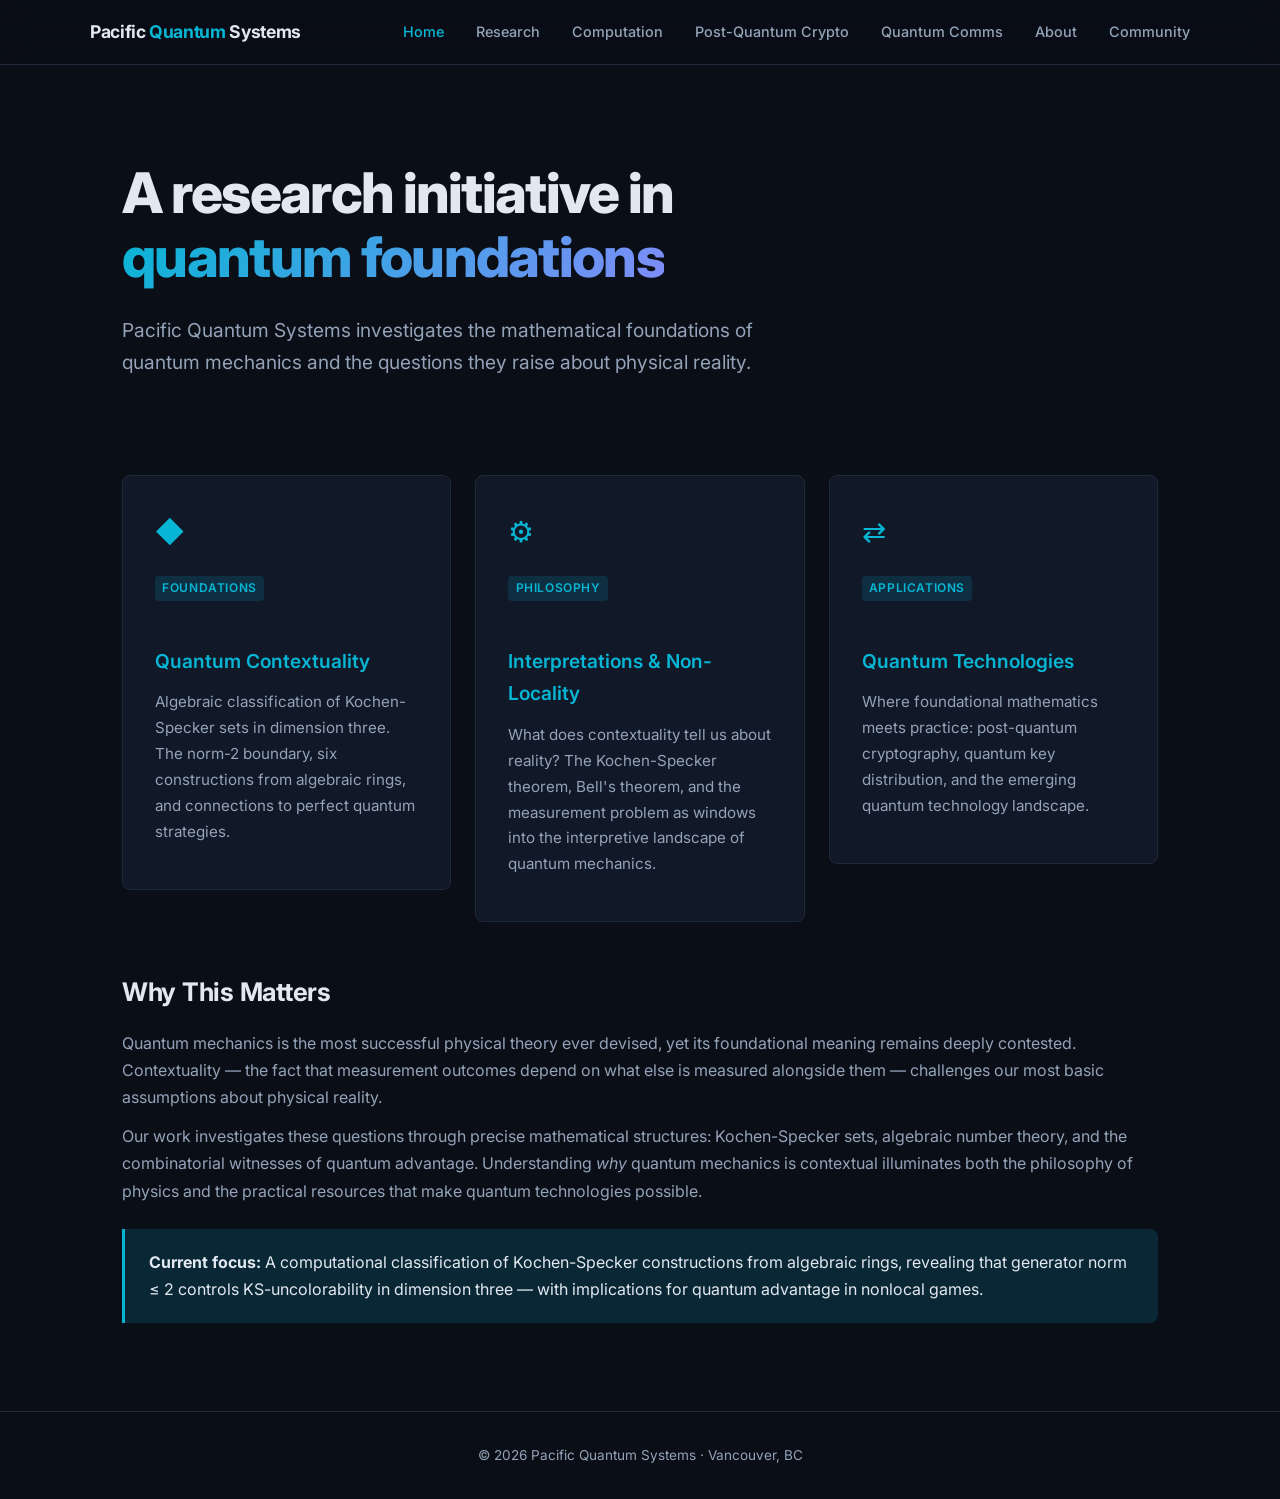
<file: index.html>
<!DOCTYPE html>
<html lang="en">
<head>
  <meta charset="UTF-8">
  <meta name="viewport" content="width=device-width, initial-scale=1.0">
  <title>Pacific Quantum Systems</title>
  <meta name="description" content="Research in quantum foundations, contextuality, and the interpretive questions at the heart of quantum mechanics.">
  <meta property="og:title" content="Pacific Quantum Systems">
  <meta property="og:description" content="Research initiative investigating quantum foundations, contextuality, and the philosophy of quantum mechanics.">
  <meta property="og:type" content="website">
  <meta property="og:url" content="https://pacific-quantum-systems.com/">
  <meta name="twitter:card" content="summary">
  <link rel="preconnect" href="https://fonts.googleapis.com">
  <link href="https://fonts.googleapis.com/css2?family=Inter:wght@400;500;600;700;800&family=JetBrains+Mono:wght@400;500&display=swap" rel="stylesheet">
  <link rel="stylesheet" href="css/style.css">
</head>
<body>

<nav>
  <div class="nav-inner">
    <a href="index.html" class="logo">Pacific <span>Quantum</span> Systems</a>
    <button class="menu-toggle" onclick="document.querySelector('nav ul').classList.toggle('open')">&#9776;</button>
    <ul>
      <li><a href="index.html" class="active">Home</a></li>
      <li><a href="research.html">Research</a></li>
      <li><a href="computational.html">Computation</a></li>
      <li><a href="pqc.html">Post-Quantum Crypto</a></li>
      <li><a href="quantum-comms.html">Quantum Comms</a></li>
      <li><a href="about.html">About</a></li>
      <li><a href="community.html">Community</a></li>
    </ul>
  </div>
</nav>

<section class="hero">
  <h1>A research initiative in<br><span class="highlight">quantum foundations</span></h1>
  <p class="subtitle">
    Pacific Quantum Systems investigates the mathematical foundations of
    quantum mechanics and the questions they raise about physical reality.
  </p>
</section>

<div class="content">
  <div class="cards">

    <a href="research.html" class="pillar-link">
      <div class="card">
        <span class="icon">&#9670;</span>
        <span class="badge">Foundations</span>
        <h3>Quantum Contextuality</h3>
        <p>
          Algebraic classification of Kochen-Specker sets in dimension three.
          The norm-2 boundary, six constructions from algebraic rings, and
          connections to perfect quantum strategies.
        </p>
      </div>
    </a>

    <a href="research.html#connection-to-quantum-advantage" class="pillar-link">
      <div class="card">
        <span class="icon">&#9881;</span>
        <span class="badge">Philosophy</span>
        <h3>Interpretations &amp; Non-Locality</h3>
        <p>
          What does contextuality tell us about reality? The Kochen-Specker
          theorem, Bell's theorem, and the measurement problem as windows
          into the interpretive landscape of quantum mechanics.
        </p>
      </div>
    </a>

    <a href="pqc.html" class="pillar-link">
      <div class="card">
        <span class="icon">&#8644;</span>
        <span class="badge">Applications</span>
        <h3>Quantum Technologies</h3>
        <p>
          Where foundational mathematics meets practice: post-quantum
          cryptography, quantum key distribution, and the emerging
          quantum technology landscape.
        </p>
      </div>
    </a>

  </div>

  <h2>Why This Matters</h2>
  <p>
    Quantum mechanics is the most successful physical theory ever devised, yet
    its foundational meaning remains deeply contested. Contextuality &mdash; the
    fact that measurement outcomes depend on what else is measured alongside them
    &mdash; challenges our most basic assumptions about physical reality.
  </p>
  <p>
    Our work investigates these questions through precise mathematical
    structures: Kochen-Specker sets, algebraic number theory, and the
    combinatorial witnesses of quantum advantage. Understanding <em>why</em>
    quantum mechanics is contextual illuminates both the philosophy of physics
    and the practical resources that make quantum technologies possible.
  </p>

  <div class="callout">
    <p>
      <strong>Current focus:</strong> A computational classification of
      Kochen-Specker constructions from algebraic rings, revealing that
      generator norm &le; 2 controls KS-uncolorability in dimension three
      &mdash; with implications for quantum advantage in nonlocal games.
    </p>
  </div>
</div>

<footer>
  <p>&copy; 2026 Pacific Quantum Systems &middot; Vancouver, BC</p>
</footer>

</body>
</html>
</file>
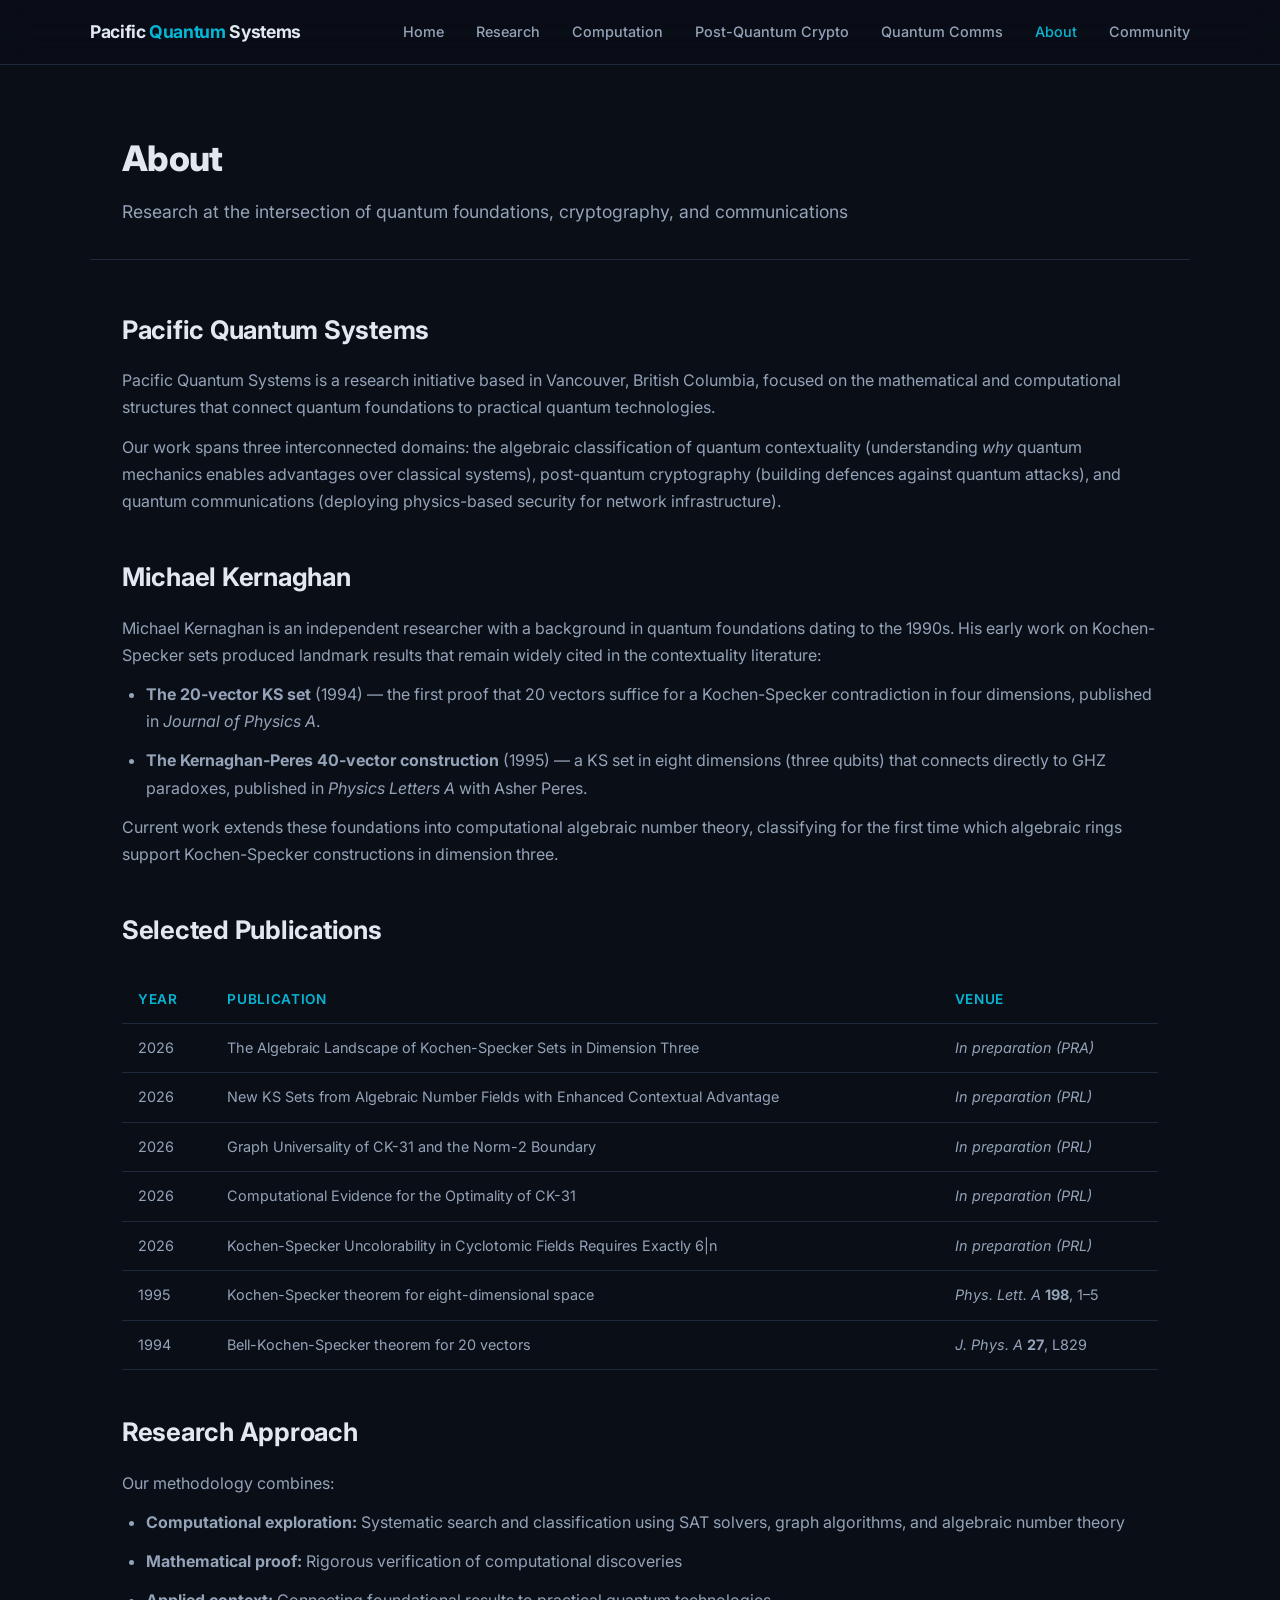
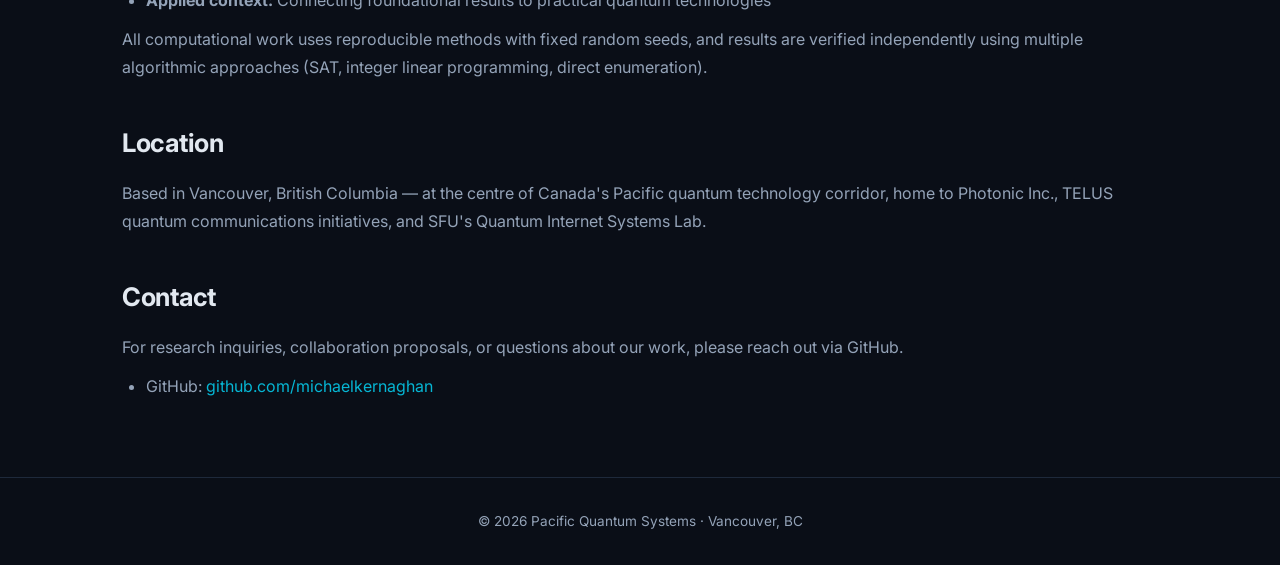
<file: about.html>
<!DOCTYPE html>
<html lang="en">
<head>
  <meta charset="UTF-8">
  <meta name="viewport" content="width=device-width, initial-scale=1.0">
  <title>About — Pacific Quantum Systems</title>
  <meta name="description" content="About Pacific Quantum Systems and Michael Kernaghan's research in quantum foundations and cryptography.">
  <meta property="og:title" content="About — Pacific Quantum Systems">
  <meta property="og:description" content="About Pacific Quantum Systems and Michael Kernaghan's research in quantum foundations and cryptography.">
  <meta property="og:type" content="website">
  <meta property="og:url" content="https://pacific-quantum-systems.com/about.html">
  <meta name="twitter:card" content="summary">
  <link rel="preconnect" href="https://fonts.googleapis.com">
  <link href="https://fonts.googleapis.com/css2?family=Inter:wght@400;500;600;700;800&family=JetBrains+Mono:wght@400;500&display=swap" rel="stylesheet">
  <link rel="stylesheet" href="css/style.css">
</head>
<body>

<nav>
  <div class="nav-inner">
    <a href="index.html" class="logo">Pacific <span>Quantum</span> Systems</a>
    <button class="menu-toggle" onclick="document.querySelector('nav ul').classList.toggle('open')">&#9776;</button>
    <ul>
      <li><a href="index.html">Home</a></li>
      <li><a href="research.html">Research</a></li>
      <li><a href="computational.html">Computation</a></li>
      <li><a href="pqc.html">Post-Quantum Crypto</a></li>
      <li><a href="quantum-comms.html">Quantum Comms</a></li>
      <li><a href="about.html" class="active">About</a></li>
      <li><a href="community.html">Community</a></li>
    </ul>
  </div>
</nav>

<div class="page-header">
  <h1>About</h1>
  <p>Research at the intersection of quantum foundations, cryptography, and communications</p>
</div>

<div class="content">

  <h2>Pacific Quantum Systems</h2>
  <p>
    Pacific Quantum Systems is a research initiative based in Vancouver, British
    Columbia, focused on the mathematical and computational structures that connect
    quantum foundations to practical quantum technologies.
  </p>
  <p>
    Our work spans three interconnected domains: the algebraic classification of
    quantum contextuality (understanding <em>why</em> quantum mechanics enables
    advantages over classical systems), post-quantum cryptography (building
    defences against quantum attacks), and quantum communications (deploying
    physics-based security for network infrastructure).
  </p>

  <h2>Michael Kernaghan</h2>
  <p>
    Michael Kernaghan is an independent researcher with a background in quantum
    foundations dating to the 1990s. His early work on Kochen-Specker sets
    produced landmark results that remain widely cited in the contextuality
    literature:
  </p>
  <ul>
    <li>
      <strong>The 20-vector KS set</strong> (1994) &mdash; the first proof that
      20 vectors suffice for a Kochen-Specker contradiction in four dimensions,
      published in <em>Journal of Physics A</em>.
    </li>
    <li>
      <strong>The Kernaghan-Peres 40-vector construction</strong> (1995) &mdash;
      a KS set in eight dimensions (three qubits) that connects directly to
      GHZ paradoxes, published in <em>Physics Letters A</em> with Asher Peres.
    </li>
  </ul>
  <p>
    Current work extends these foundations into computational algebraic number
    theory, classifying for the first time which algebraic rings support
    Kochen-Specker constructions in dimension three.
  </p>

  <h2>Selected Publications</h2>
  <table>
    <thead>
      <tr>
        <th>Year</th>
        <th>Publication</th>
        <th>Venue</th>
      </tr>
    </thead>
    <tbody>
      <tr>
        <td>2026</td>
        <td>The Algebraic Landscape of Kochen-Specker Sets in Dimension Three</td>
        <td><em>In preparation (PRA)</em></td>
      </tr>
      <tr>
        <td>2026</td>
        <td>New KS Sets from Algebraic Number Fields with Enhanced Contextual Advantage</td>
        <td><em>In preparation (PRL)</em></td>
      </tr>
      <tr>
        <td>2026</td>
        <td>Graph Universality of CK-31 and the Norm-2 Boundary</td>
        <td><em>In preparation (PRL)</em></td>
      </tr>
      <tr>
        <td>2026</td>
        <td>Computational Evidence for the Optimality of CK-31</td>
        <td><em>In preparation (PRL)</em></td>
      </tr>
      <tr>
        <td>2026</td>
        <td>Kochen-Specker Uncolorability in Cyclotomic Fields Requires Exactly 6|n</td>
        <td><em>In preparation (PRL)</em></td>
      </tr>
      <tr>
        <td>1995</td>
        <td>Kochen-Specker theorem for eight-dimensional space</td>
        <td><em>Phys. Lett. A</em> <strong>198</strong>, 1&ndash;5</td>
      </tr>
      <tr>
        <td>1994</td>
        <td>Bell-Kochen-Specker theorem for 20 vectors</td>
        <td><em>J. Phys. A</em> <strong>27</strong>, L829</td>
      </tr>
    </tbody>
  </table>

  <h2>Research Approach</h2>
  <p>
    Our methodology combines:
  </p>
  <ul>
    <li><strong>Computational exploration:</strong> Systematic search and classification using SAT solvers, graph algorithms, and algebraic number theory</li>
    <li><strong>Mathematical proof:</strong> Rigorous verification of computational discoveries</li>
    <li><strong>Applied context:</strong> Connecting foundational results to practical quantum technologies</li>
  </ul>
  <p>
    All computational work uses reproducible methods with fixed random seeds,
    and results are verified independently using multiple algorithmic approaches
    (SAT, integer linear programming, direct enumeration).
  </p>

  <h2>Location</h2>
  <p>
    Based in Vancouver, British Columbia &mdash; at the centre of Canada's
    Pacific quantum technology corridor, home to Photonic Inc., TELUS quantum
    communications initiatives, and SFU's Quantum Internet Systems Lab.
  </p>

  <h2>Contact</h2>
  <p>
    For research inquiries, collaboration proposals, or questions about our work,
    please reach out via GitHub.
  </p>
  <ul>
    <li>GitHub: <a href="https://github.com/michaelkernaghan">github.com/michaelkernaghan</a></li>
  </ul>

</div>

<footer>
  <p>&copy; 2026 Pacific Quantum Systems &middot; Vancouver, BC</p>
</footer>

</body>
</html>
</file>
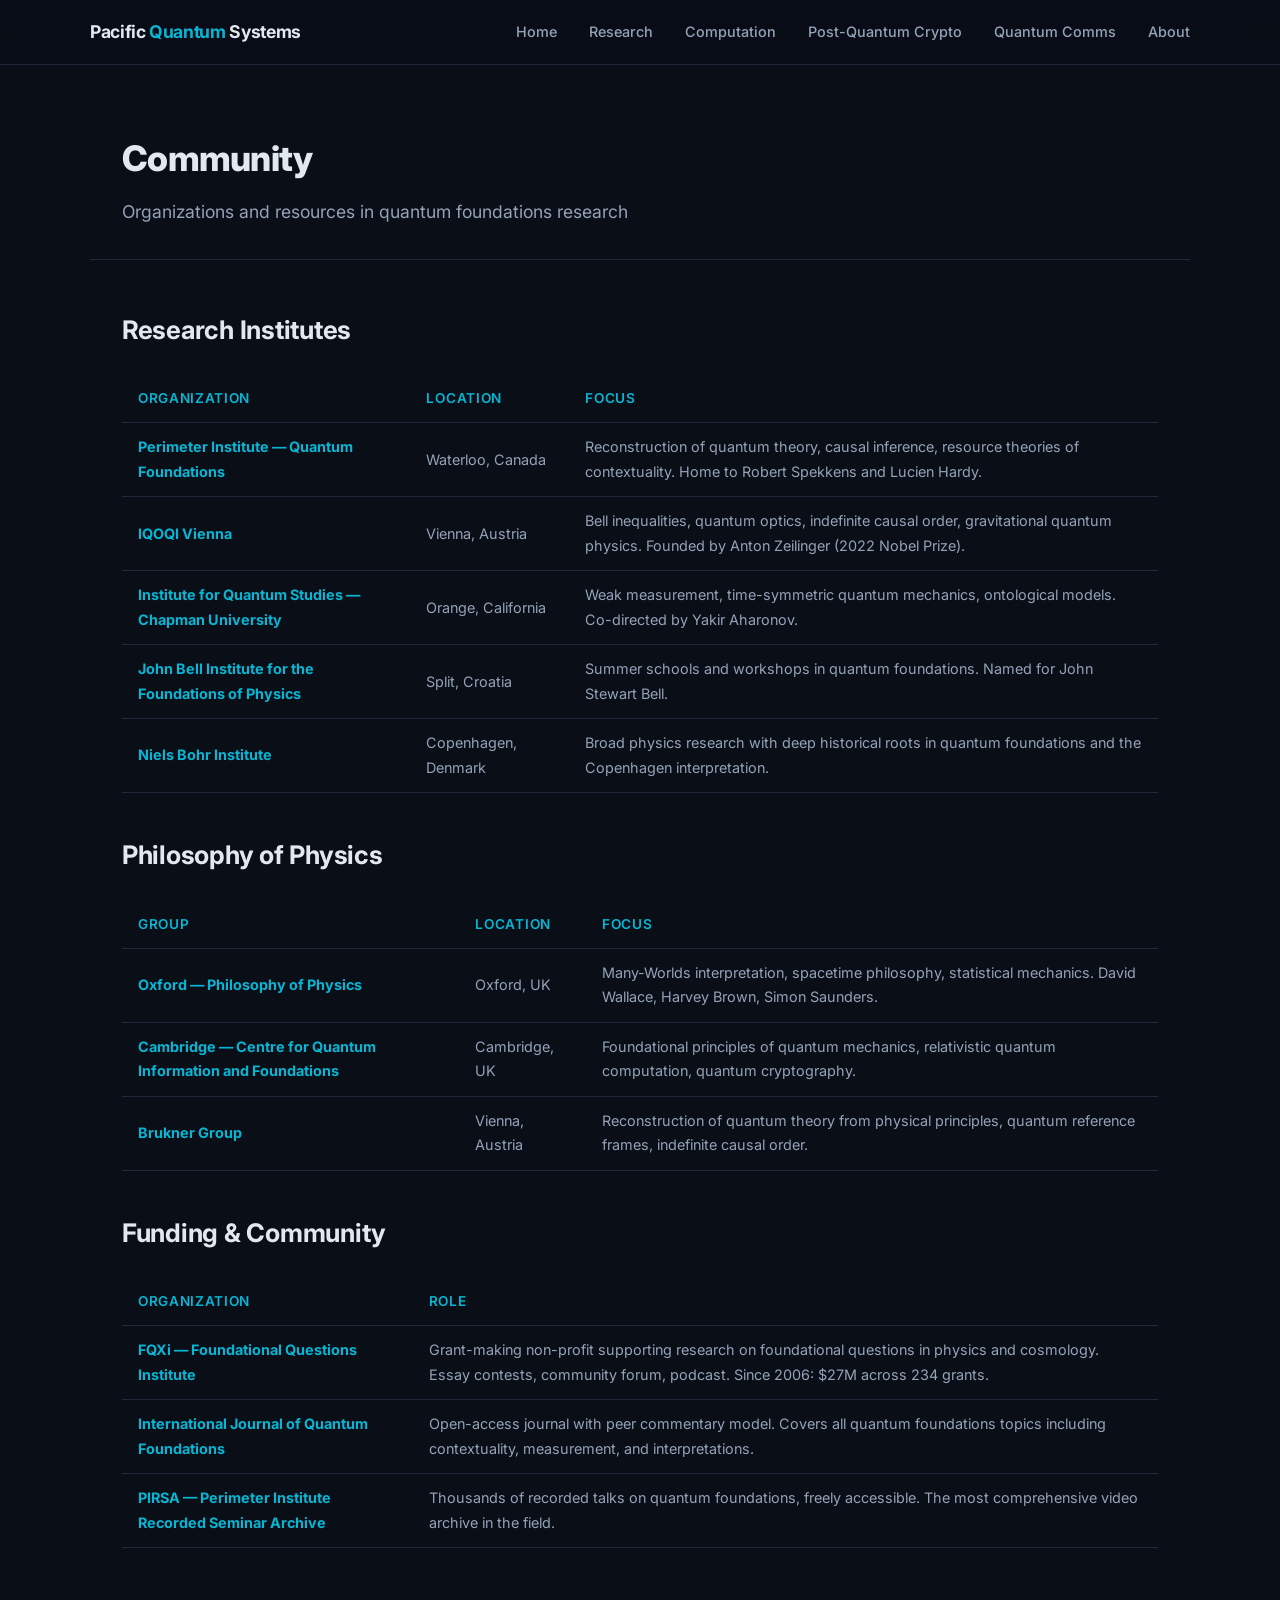
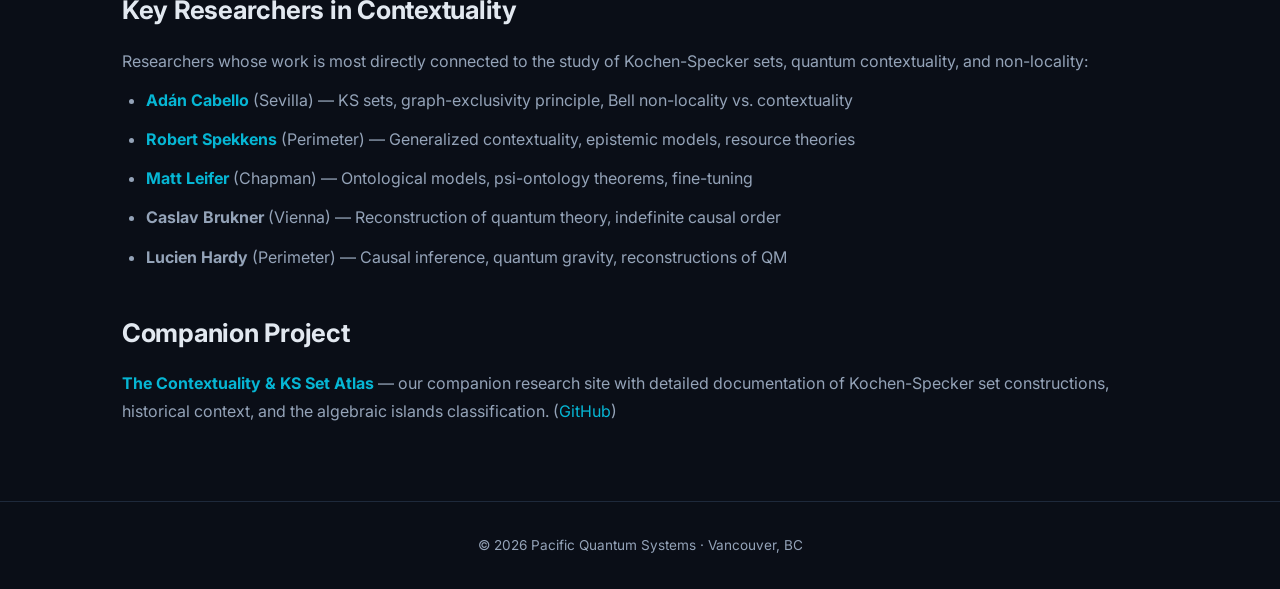
<file: community.html>
<!DOCTYPE html>
<html lang="en">
<head>
  <meta charset="UTF-8">
  <meta name="viewport" content="width=device-width, initial-scale=1.0">
  <title>Community — Pacific Quantum Systems</title>
  <meta name="description" content="Research institutes, groups, and resources in quantum foundations, contextuality, and the philosophy of quantum mechanics.">
  <meta property="og:title" content="Community — Pacific Quantum Systems">
  <meta property="og:description" content="Organizations and resources in quantum foundations research.">
  <meta property="og:type" content="website">
  <meta property="og:url" content="https://pacific-quantum-systems.com/community.html">
  <meta name="twitter:card" content="summary">
  <link rel="preconnect" href="https://fonts.googleapis.com">
  <link href="https://fonts.googleapis.com/css2?family=Inter:wght@400;500;600;700;800&family=JetBrains+Mono:wght@400;500&display=swap" rel="stylesheet">
  <link rel="stylesheet" href="css/style.css">
</head>
<body>

<nav>
  <div class="nav-inner">
    <a href="index.html" class="logo">Pacific <span>Quantum</span> Systems</a>
    <button class="menu-toggle" onclick="document.querySelector('nav ul').classList.toggle('open')">&#9776;</button>
    <ul>
      <li><a href="index.html">Home</a></li>
      <li><a href="research.html">Research</a></li>
      <li><a href="computational.html">Computation</a></li>
      <li><a href="pqc.html">Post-Quantum Crypto</a></li>
      <li><a href="quantum-comms.html">Quantum Comms</a></li>
      <li><a href="about.html">About</a></li>
    </ul>
  </div>
</nav>

<div class="page-header">
  <h1>Community</h1>
  <p>Organizations and resources in quantum foundations research</p>
</div>

<div class="content">

  <h2>Research Institutes</h2>

  <table>
    <thead>
      <tr>
        <th>Organization</th>
        <th>Location</th>
        <th>Focus</th>
      </tr>
    </thead>
    <tbody>
      <tr>
        <td><strong><a href="https://perimeterinstitute.ca/research/research-areas/quantum-foundations">Perimeter Institute &mdash; Quantum Foundations</a></strong></td>
        <td>Waterloo, Canada</td>
        <td>Reconstruction of quantum theory, causal inference, resource theories of contextuality. Home to Robert Spekkens and Lucien Hardy.</td>
      </tr>
      <tr>
        <td><strong><a href="https://www.iqoqi-vienna.at/">IQOQI Vienna</a></strong></td>
        <td>Vienna, Austria</td>
        <td>Bell inequalities, quantum optics, indefinite causal order, gravitational quantum physics. Founded by Anton Zeilinger (2022 Nobel Prize).</td>
      </tr>
      <tr>
        <td><strong><a href="https://www.chapman.edu/research/institutes-and-centers/quantum-studies/">Institute for Quantum Studies &mdash; Chapman University</a></strong></td>
        <td>Orange, California</td>
        <td>Weak measurement, time-symmetric quantum mechanics, ontological models. Co-directed by Yakir Aharonov.</td>
      </tr>
      <tr>
        <td><strong><a href="https://www.johnbellinstitute.org/">John Bell Institute for the Foundations of Physics</a></strong></td>
        <td>Split, Croatia</td>
        <td>Summer schools and workshops in quantum foundations. Named for John Stewart Bell.</td>
      </tr>
      <tr>
        <td><strong><a href="https://nbi.ku.dk/">Niels Bohr Institute</a></strong></td>
        <td>Copenhagen, Denmark</td>
        <td>Broad physics research with deep historical roots in quantum foundations and the Copenhagen interpretation.</td>
      </tr>
    </tbody>
  </table>

  <h2>Philosophy of Physics</h2>

  <table>
    <thead>
      <tr>
        <th>Group</th>
        <th>Location</th>
        <th>Focus</th>
      </tr>
    </thead>
    <tbody>
      <tr>
        <td><strong><a href="http://www.philosophy-of-physics.ox.ac.uk/">Oxford &mdash; Philosophy of Physics</a></strong></td>
        <td>Oxford, UK</td>
        <td>Many-Worlds interpretation, spacetime philosophy, statistical mechanics. David Wallace, Harvey Brown, Simon Saunders.</td>
      </tr>
      <tr>
        <td><strong><a href="https://www.qi.damtp.cam.ac.uk/centre-quantum-information-and-foundations">Cambridge &mdash; Centre for Quantum Information and Foundations</a></strong></td>
        <td>Cambridge, UK</td>
        <td>Foundational principles of quantum mechanics, relativistic quantum computation, quantum cryptography.</td>
      </tr>
      <tr>
        <td><strong><a href="https://www.quantumfoundations.org/">Brukner Group</a></strong></td>
        <td>Vienna, Austria</td>
        <td>Reconstruction of quantum theory from physical principles, quantum reference frames, indefinite causal order.</td>
      </tr>
    </tbody>
  </table>

  <h2>Funding &amp; Community</h2>

  <table>
    <thead>
      <tr>
        <th>Organization</th>
        <th>Role</th>
      </tr>
    </thead>
    <tbody>
      <tr>
        <td><strong><a href="https://fqxi.org/">FQXi &mdash; Foundational Questions Institute</a></strong></td>
        <td>Grant-making non-profit supporting research on foundational questions in physics and cosmology. Essay contests, community forum, podcast. Since 2006: $27M across 234 grants.</td>
      </tr>
      <tr>
        <td><strong><a href="https://ijqf.org/">International Journal of Quantum Foundations</a></strong></td>
        <td>Open-access journal with peer commentary model. Covers all quantum foundations topics including contextuality, measurement, and interpretations.</td>
      </tr>
      <tr>
        <td><strong><a href="https://pirsa.org/subjects/quantum-foundations">PIRSA &mdash; Perimeter Institute Recorded Seminar Archive</a></strong></td>
        <td>Thousands of recorded talks on quantum foundations, freely accessible. The most comprehensive video archive in the field.</td>
      </tr>
    </tbody>
  </table>

  <h2>Key Researchers in Contextuality</h2>
  <p>
    Researchers whose work is most directly connected to the study of
    Kochen-Specker sets, quantum contextuality, and non-locality:
  </p>
  <ul>
    <li><strong><a href="https://personal.us.es/adan/home.htm">Ad&aacute;n Cabello</a></strong> (Sevilla) &mdash; KS sets, graph-exclusivity principle, Bell non-locality vs. contextuality</li>
    <li><strong><a href="https://perimeterinstitute.ca/people/robert-spekkens">Robert Spekkens</a></strong> (Perimeter) &mdash; Generalized contextuality, epistemic models, resource theories</li>
    <li><strong><a href="https://mattleifer.info/">Matt Leifer</a></strong> (Chapman) &mdash; Ontological models, psi-ontology theorems, fine-tuning</li>
    <li><strong>Caslav Brukner</strong> (Vienna) &mdash; Reconstruction of quantum theory, indefinite causal order</li>
    <li><strong>Lucien Hardy</strong> (Perimeter) &mdash; Causal inference, quantum gravity, reconstructions of QM</li>
  </ul>

  <h2>Companion Project</h2>
  <p>
    <strong><a href="https://contextuality.netlify.app/">The Contextuality &amp; KS Set Atlas</a></strong>
    &mdash; our companion research site with detailed documentation of
    Kochen-Specker set constructions, historical context, and the algebraic
    islands classification.
    (<a href="https://github.com/michaelkernaghan/contextuality">GitHub</a>)
  </p>

</div>

<footer>
  <p>&copy; 2026 Pacific Quantum Systems &middot; Vancouver, BC</p>
</footer>

</body>
</html>
</file>
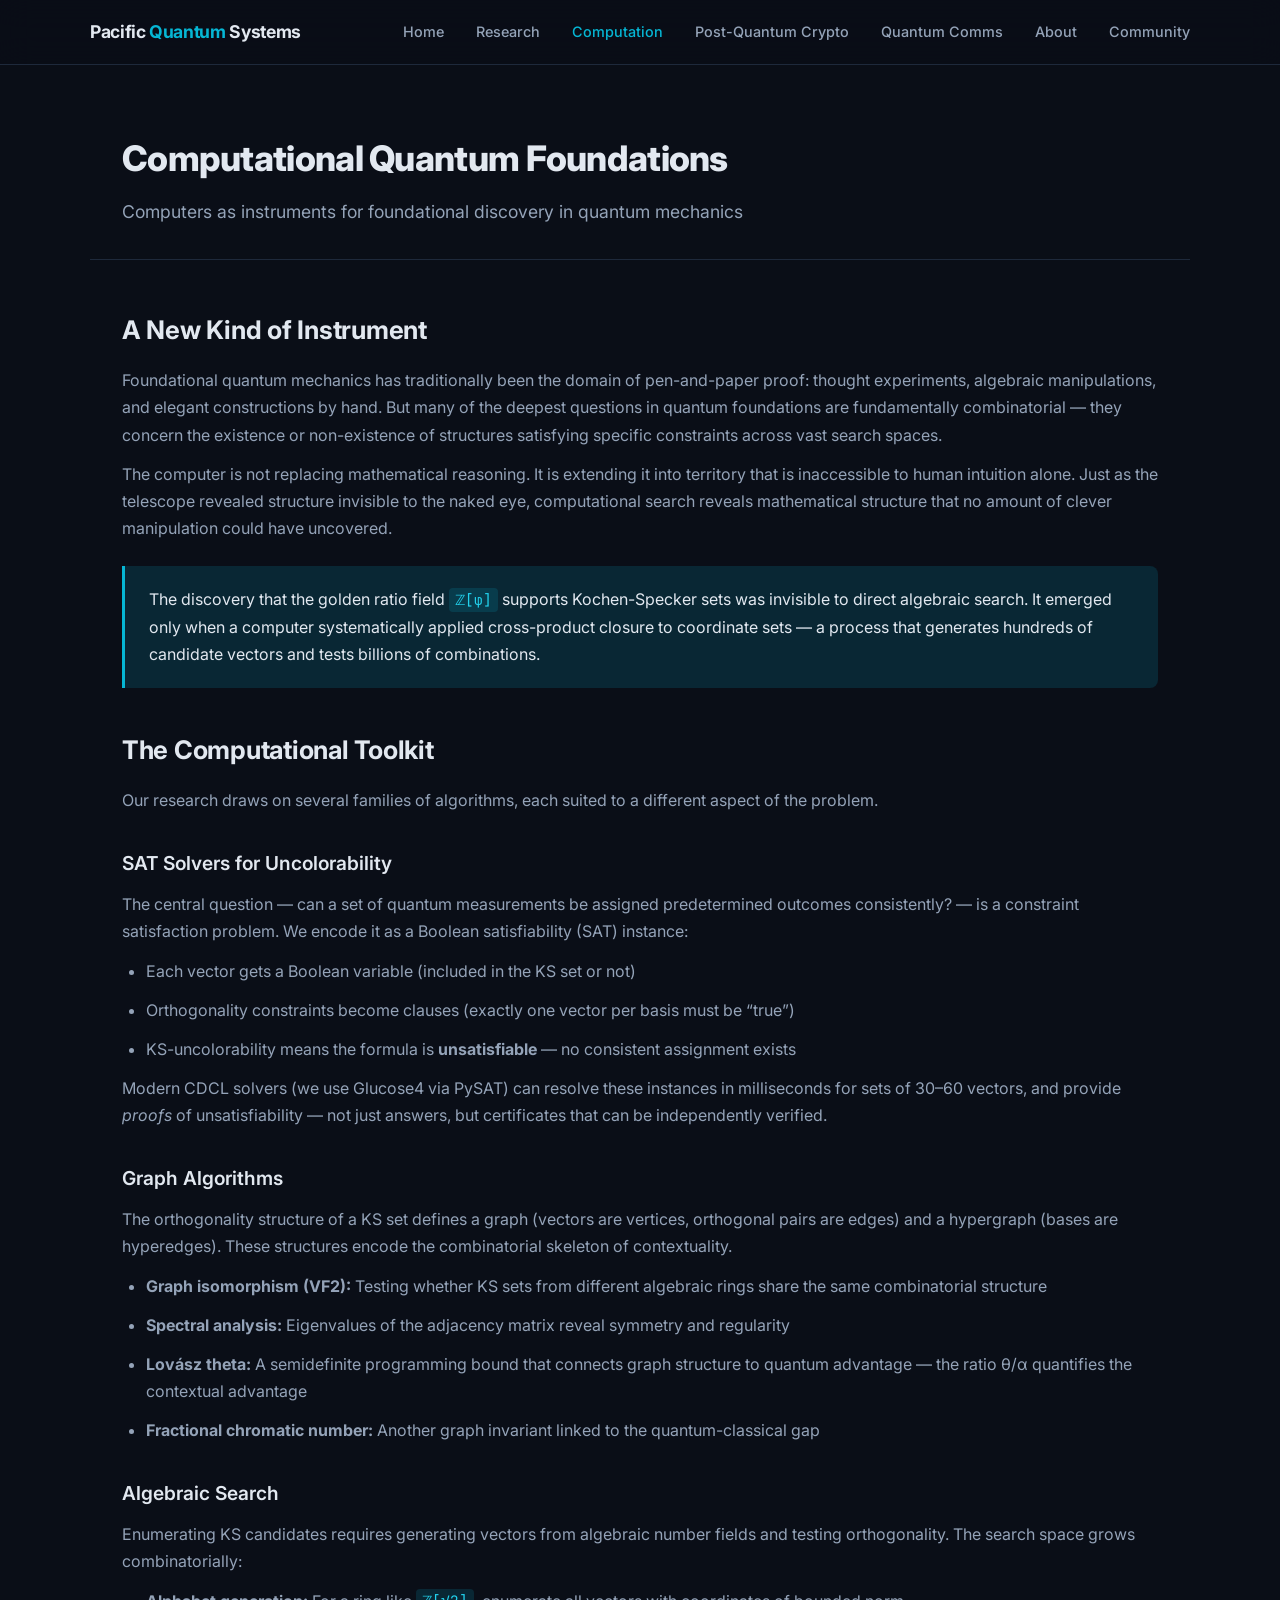
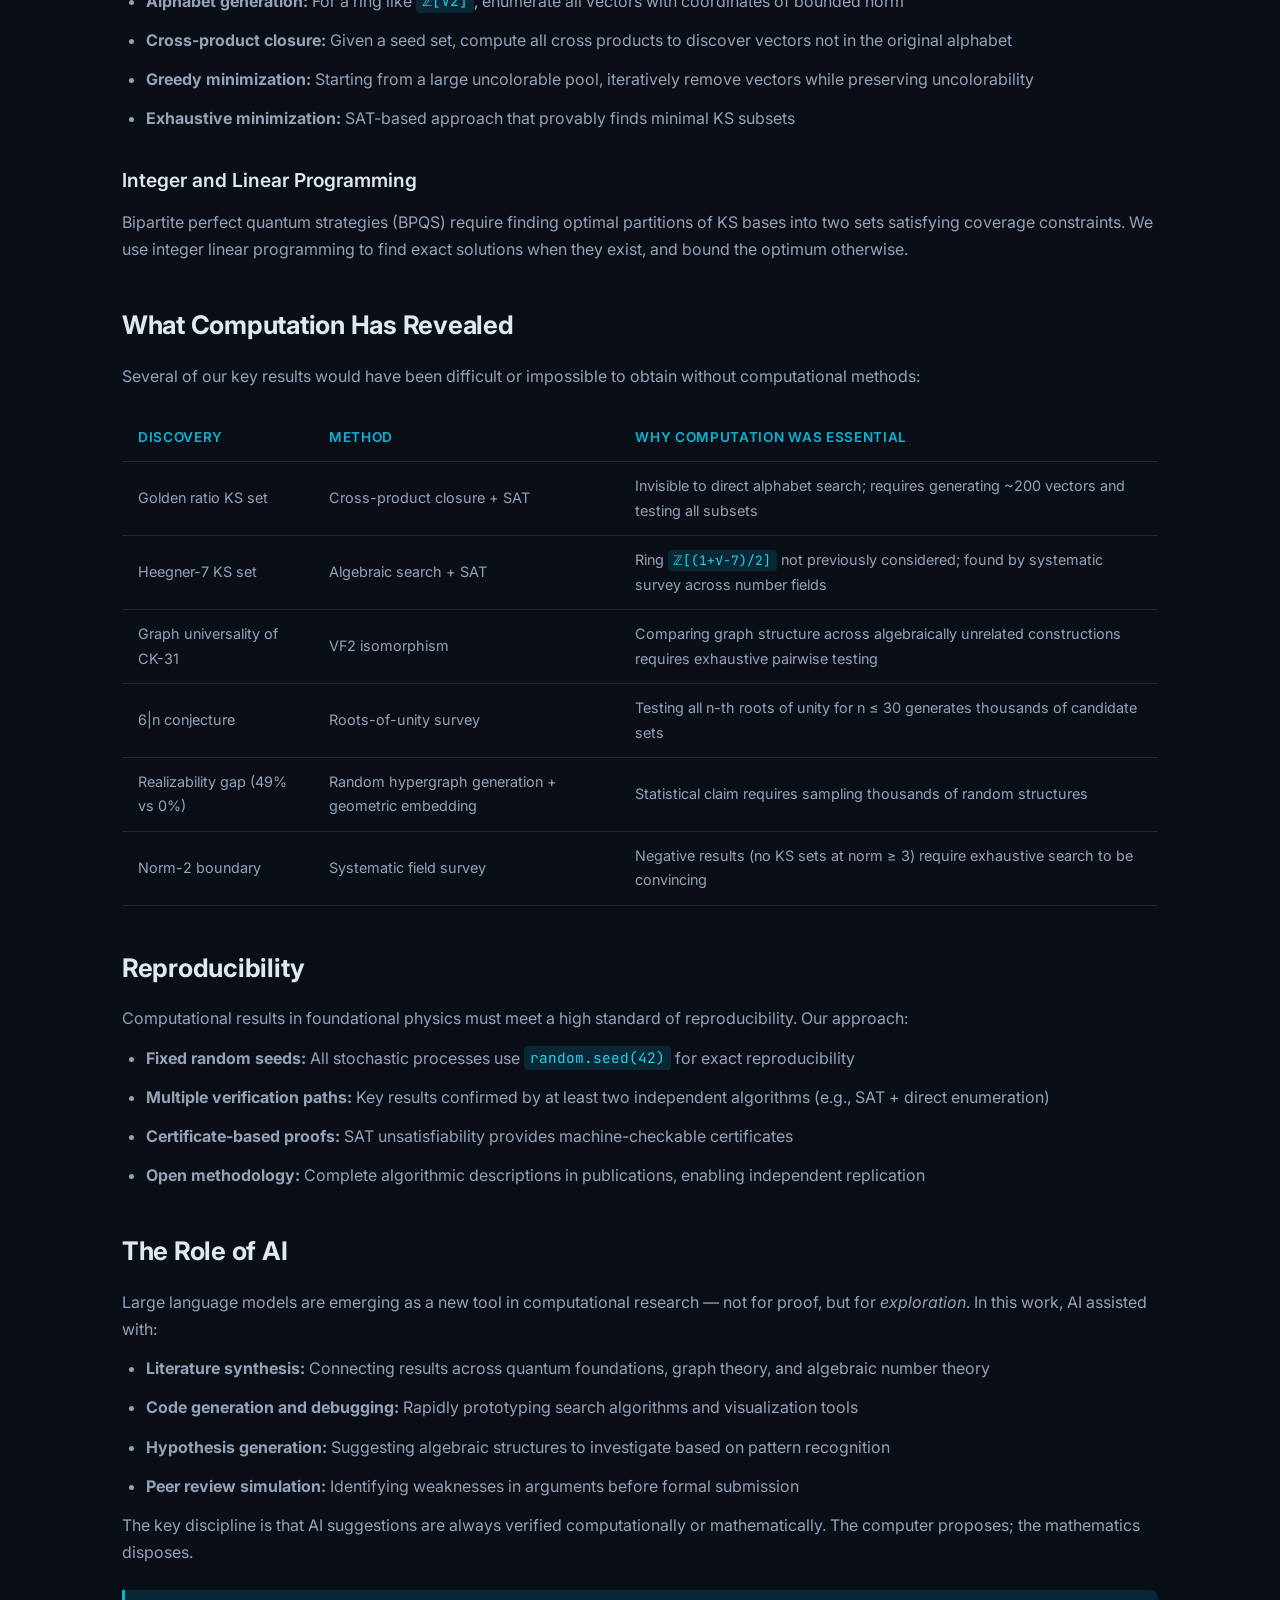
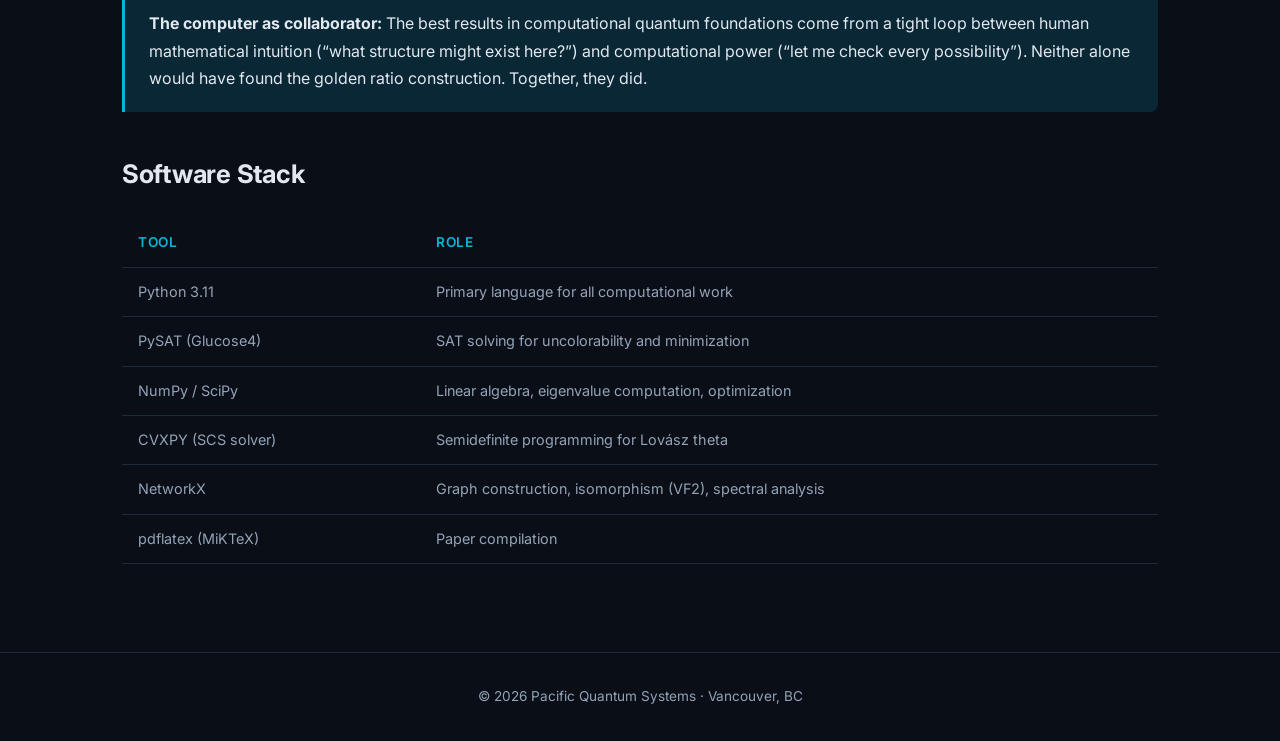
<file: computational.html>
<!DOCTYPE html>
<html lang="en">
<head>
  <meta charset="UTF-8">
  <meta name="viewport" content="width=device-width, initial-scale=1.0">
  <title>Computational Quantum Foundations — Pacific Quantum Systems</title>
  <meta name="description" content="Using computational methods — SAT solvers, graph algorithms, and algebraic search — to discover new results in quantum foundations.">
  <meta property="og:title" content="Computation — Pacific Quantum Systems">
  <meta property="og:description" content="Computational methods for foundational discovery: SAT solvers, graph algorithms, and algebraic search.">
  <meta property="og:type" content="website">
  <meta property="og:url" content="https://pacific-quantum-systems.com/computational.html">
  <meta name="twitter:card" content="summary">
  <link rel="preconnect" href="https://fonts.googleapis.com">
  <link href="https://fonts.googleapis.com/css2?family=Inter:wght@400;500;600;700;800&family=JetBrains+Mono:wght@400;500&display=swap" rel="stylesheet">
  <link rel="stylesheet" href="css/style.css">
</head>
<body>

<nav>
  <div class="nav-inner">
    <a href="index.html" class="logo">Pacific <span>Quantum</span> Systems</a>
    <button class="menu-toggle" onclick="document.querySelector('nav ul').classList.toggle('open')">&#9776;</button>
    <ul>
      <li><a href="index.html">Home</a></li>
      <li><a href="research.html">Research</a></li>
      <li><a href="computational.html" class="active">Computation</a></li>
      <li><a href="pqc.html">Post-Quantum Crypto</a></li>
      <li><a href="quantum-comms.html">Quantum Comms</a></li>
      <li><a href="about.html">About</a></li>
      <li><a href="community.html">Community</a></li>
    </ul>
  </div>
</nav>

<div class="page-header">
  <h1>Computational Quantum Foundations</h1>
  <p>Computers as instruments for foundational discovery in quantum mechanics</p>
</div>

<div class="content">

  <h2>A New Kind of Instrument</h2>
  <p>
    Foundational quantum mechanics has traditionally been the domain of pen-and-paper
    proof: thought experiments, algebraic manipulations, and elegant constructions by
    hand. But many of the deepest questions in quantum foundations are fundamentally
    combinatorial &mdash; they concern the existence or non-existence of structures
    satisfying specific constraints across vast search spaces.
  </p>
  <p>
    The computer is not replacing mathematical reasoning. It is extending it into
    territory that is inaccessible to human intuition alone. Just as the telescope
    revealed structure invisible to the naked eye, computational search reveals
    mathematical structure that no amount of clever manipulation could have uncovered.
  </p>

  <div class="callout">
    <p>
      The discovery that the golden ratio field <code>&Zopf;[&phi;]</code> supports
      Kochen-Specker sets was invisible to direct algebraic search. It emerged only
      when a computer systematically applied cross-product closure to coordinate
      sets &mdash; a process that generates hundreds of candidate vectors and tests
      billions of combinations.
    </p>
  </div>

  <h2>The Computational Toolkit</h2>
  <p>
    Our research draws on several families of algorithms, each suited to a different
    aspect of the problem.
  </p>

  <h3>SAT Solvers for Uncolorability</h3>
  <p>
    The central question &mdash; can a set of quantum measurements be assigned
    predetermined outcomes consistently? &mdash; is a constraint satisfaction
    problem. We encode it as a Boolean satisfiability (SAT) instance:
  </p>
  <ul>
    <li>Each vector gets a Boolean variable (included in the KS set or not)</li>
    <li>Orthogonality constraints become clauses (exactly one vector per basis must be &ldquo;true&rdquo;)</li>
    <li>KS-uncolorability means the formula is <strong>unsatisfiable</strong> &mdash; no consistent assignment exists</li>
  </ul>
  <p>
    Modern CDCL solvers (we use Glucose4 via PySAT) can resolve these instances
    in milliseconds for sets of 30&ndash;60 vectors, and provide <em>proofs</em>
    of unsatisfiability &mdash; not just answers, but certificates that can be
    independently verified.
  </p>

  <h3>Graph Algorithms</h3>
  <p>
    The orthogonality structure of a KS set defines a graph (vectors are vertices,
    orthogonal pairs are edges) and a hypergraph (bases are hyperedges). These
    structures encode the combinatorial skeleton of contextuality.
  </p>
  <ul>
    <li><strong>Graph isomorphism (VF2):</strong> Testing whether KS sets from different algebraic rings share the same combinatorial structure</li>
    <li><strong>Spectral analysis:</strong> Eigenvalues of the adjacency matrix reveal symmetry and regularity</li>
    <li><strong>Lov&aacute;sz theta:</strong> A semidefinite programming bound that connects graph structure to quantum advantage &mdash; the ratio &theta;/&alpha; quantifies the contextual advantage</li>
    <li><strong>Fractional chromatic number:</strong> Another graph invariant linked to the quantum-classical gap</li>
  </ul>

  <h3>Algebraic Search</h3>
  <p>
    Enumerating KS candidates requires generating vectors from algebraic number
    fields and testing orthogonality. The search space grows combinatorially:
  </p>
  <ul>
    <li><strong>Alphabet generation:</strong> For a ring like <code>&Zopf;[&radic;2]</code>, enumerate all vectors with coordinates of bounded norm</li>
    <li><strong>Cross-product closure:</strong> Given a seed set, compute all cross products to discover vectors not in the original alphabet</li>
    <li><strong>Greedy minimization:</strong> Starting from a large uncolorable pool, iteratively remove vectors while preserving uncolorability</li>
    <li><strong>Exhaustive minimization:</strong> SAT-based approach that provably finds minimal KS subsets</li>
  </ul>

  <h3>Integer and Linear Programming</h3>
  <p>
    Bipartite perfect quantum strategies (BPQS) require finding optimal partitions
    of KS bases into two sets satisfying coverage constraints. We use integer
    linear programming to find exact solutions when they exist, and bound the
    optimum otherwise.
  </p>

  <h2>What Computation Has Revealed</h2>
  <p>
    Several of our key results would have been difficult or impossible to obtain
    without computational methods:
  </p>

  <table>
    <thead>
      <tr>
        <th>Discovery</th>
        <th>Method</th>
        <th>Why Computation Was Essential</th>
      </tr>
    </thead>
    <tbody>
      <tr>
        <td>Golden ratio KS set</td>
        <td>Cross-product closure + SAT</td>
        <td>Invisible to direct alphabet search; requires generating ~200 vectors and testing all subsets</td>
      </tr>
      <tr>
        <td>Heegner-7 KS set</td>
        <td>Algebraic search + SAT</td>
        <td>Ring <code>&Zopf;[(1+&radic;-7)/2]</code> not previously considered; found by systematic survey across number fields</td>
      </tr>
      <tr>
        <td>Graph universality of CK-31</td>
        <td>VF2 isomorphism</td>
        <td>Comparing graph structure across algebraically unrelated constructions requires exhaustive pairwise testing</td>
      </tr>
      <tr>
        <td>6|n conjecture</td>
        <td>Roots-of-unity survey</td>
        <td>Testing all n-th roots of unity for n &le; 30 generates thousands of candidate sets</td>
      </tr>
      <tr>
        <td>Realizability gap (49% vs 0%)</td>
        <td>Random hypergraph generation + geometric embedding</td>
        <td>Statistical claim requires sampling thousands of random structures</td>
      </tr>
      <tr>
        <td>Norm-2 boundary</td>
        <td>Systematic field survey</td>
        <td>Negative results (no KS sets at norm &ge; 3) require exhaustive search to be convincing</td>
      </tr>
    </tbody>
  </table>

  <h2>Reproducibility</h2>
  <p>
    Computational results in foundational physics must meet a high standard of
    reproducibility. Our approach:
  </p>
  <ul>
    <li><strong>Fixed random seeds:</strong> All stochastic processes use <code>random.seed(42)</code> for exact reproducibility</li>
    <li><strong>Multiple verification paths:</strong> Key results confirmed by at least two independent algorithms (e.g., SAT + direct enumeration)</li>
    <li><strong>Certificate-based proofs:</strong> SAT unsatisfiability provides machine-checkable certificates</li>
    <li><strong>Open methodology:</strong> Complete algorithmic descriptions in publications, enabling independent replication</li>
  </ul>

  <h2>The Role of AI</h2>
  <p>
    Large language models are emerging as a new tool in computational research &mdash;
    not for proof, but for <em>exploration</em>. In this work, AI assisted with:
  </p>
  <ul>
    <li><strong>Literature synthesis:</strong> Connecting results across quantum foundations, graph theory, and algebraic number theory</li>
    <li><strong>Code generation and debugging:</strong> Rapidly prototyping search algorithms and visualization tools</li>
    <li><strong>Hypothesis generation:</strong> Suggesting algebraic structures to investigate based on pattern recognition</li>
    <li><strong>Peer review simulation:</strong> Identifying weaknesses in arguments before formal submission</li>
  </ul>
  <p>
    The key discipline is that AI suggestions are always verified computationally
    or mathematically. The computer proposes; the mathematics disposes.
  </p>

  <div class="callout">
    <p>
      <strong>The computer as collaborator:</strong> The best results in computational
      quantum foundations come from a tight loop between human mathematical intuition
      (&ldquo;what structure might exist here?&rdquo;) and computational power
      (&ldquo;let me check every possibility&rdquo;). Neither alone would have
      found the golden ratio construction. Together, they did.
    </p>
  </div>

  <h2>Software Stack</h2>
  <table>
    <thead>
      <tr>
        <th>Tool</th>
        <th>Role</th>
      </tr>
    </thead>
    <tbody>
      <tr><td>Python 3.11</td><td>Primary language for all computational work</td></tr>
      <tr><td>PySAT (Glucose4)</td><td>SAT solving for uncolorability and minimization</td></tr>
      <tr><td>NumPy / SciPy</td><td>Linear algebra, eigenvalue computation, optimization</td></tr>
      <tr><td>CVXPY (SCS solver)</td><td>Semidefinite programming for Lov&aacute;sz theta</td></tr>
      <tr><td>NetworkX</td><td>Graph construction, isomorphism (VF2), spectral analysis</td></tr>
      <tr><td>pdflatex (MiKTeX)</td><td>Paper compilation</td></tr>
    </tbody>
  </table>

</div>

<footer>
  <p>&copy; 2026 Pacific Quantum Systems &middot; Vancouver, BC</p>
</footer>

</body>
</html>
</file>
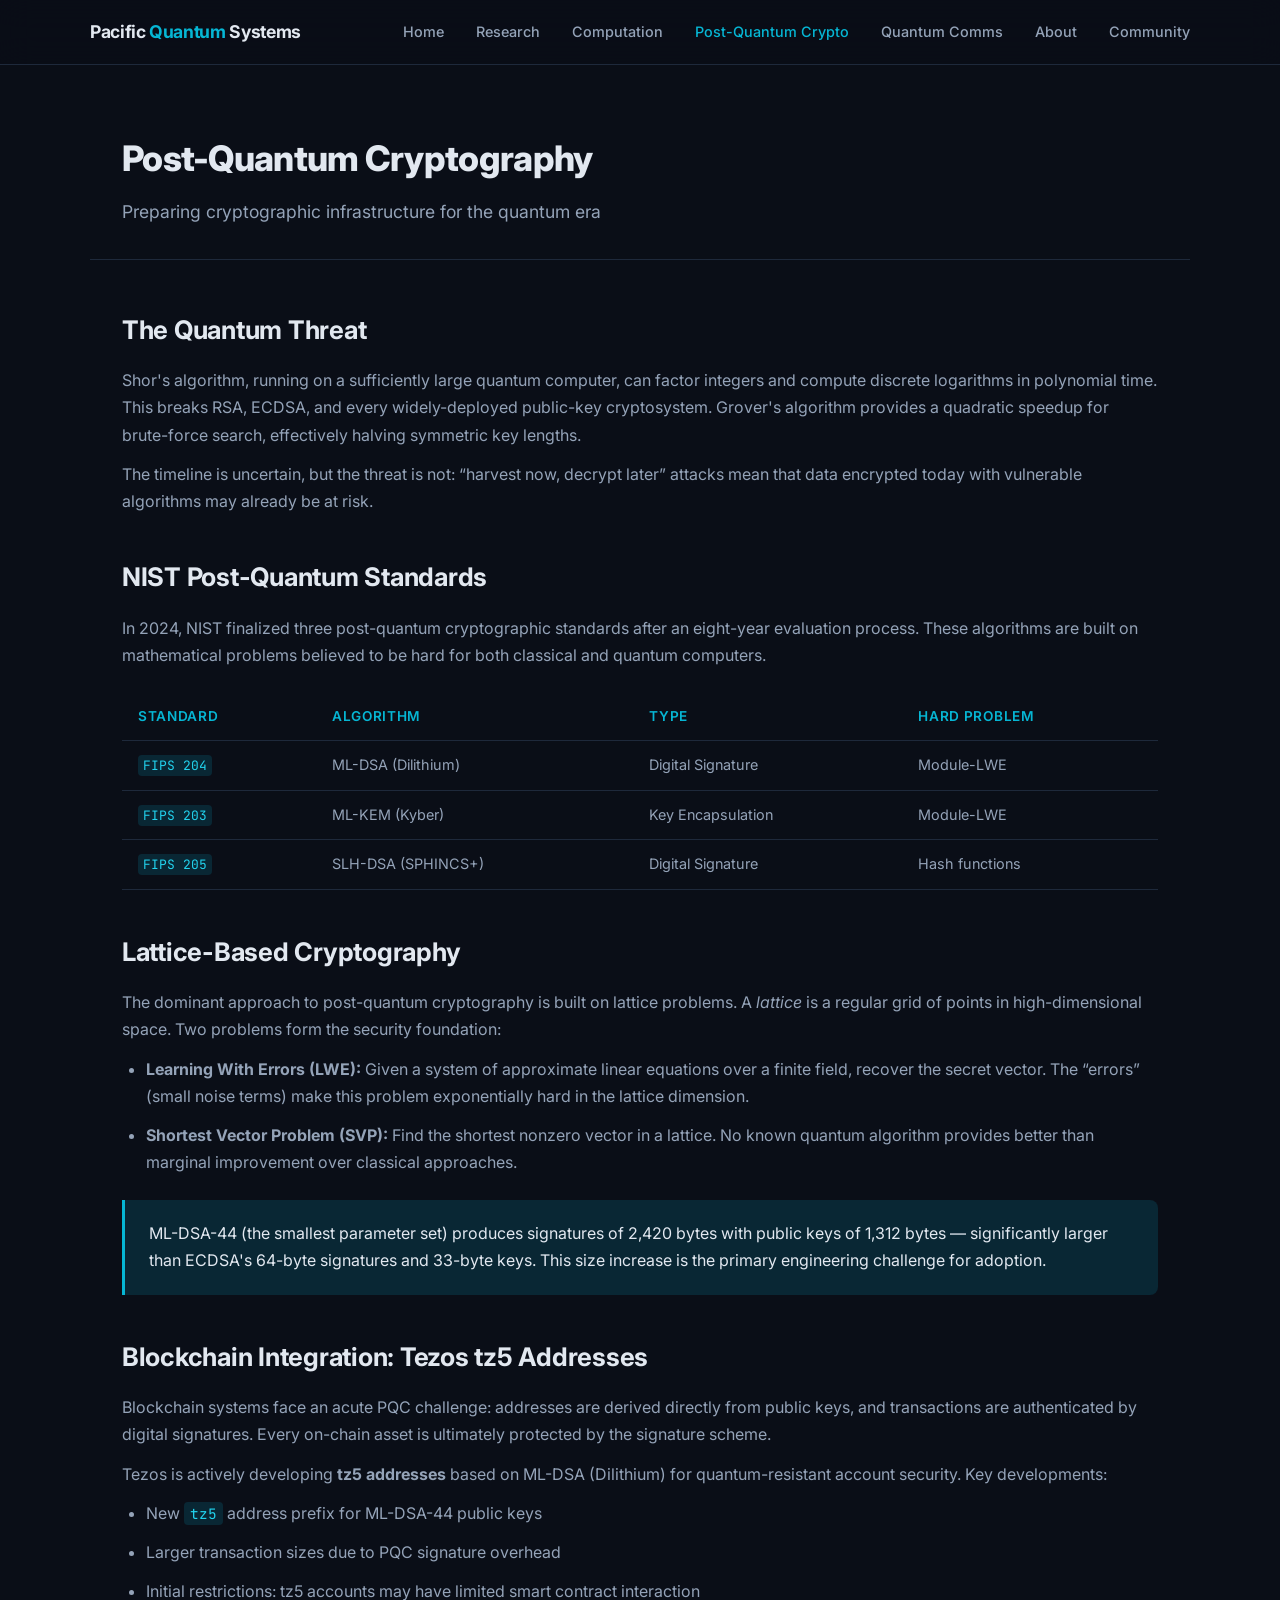
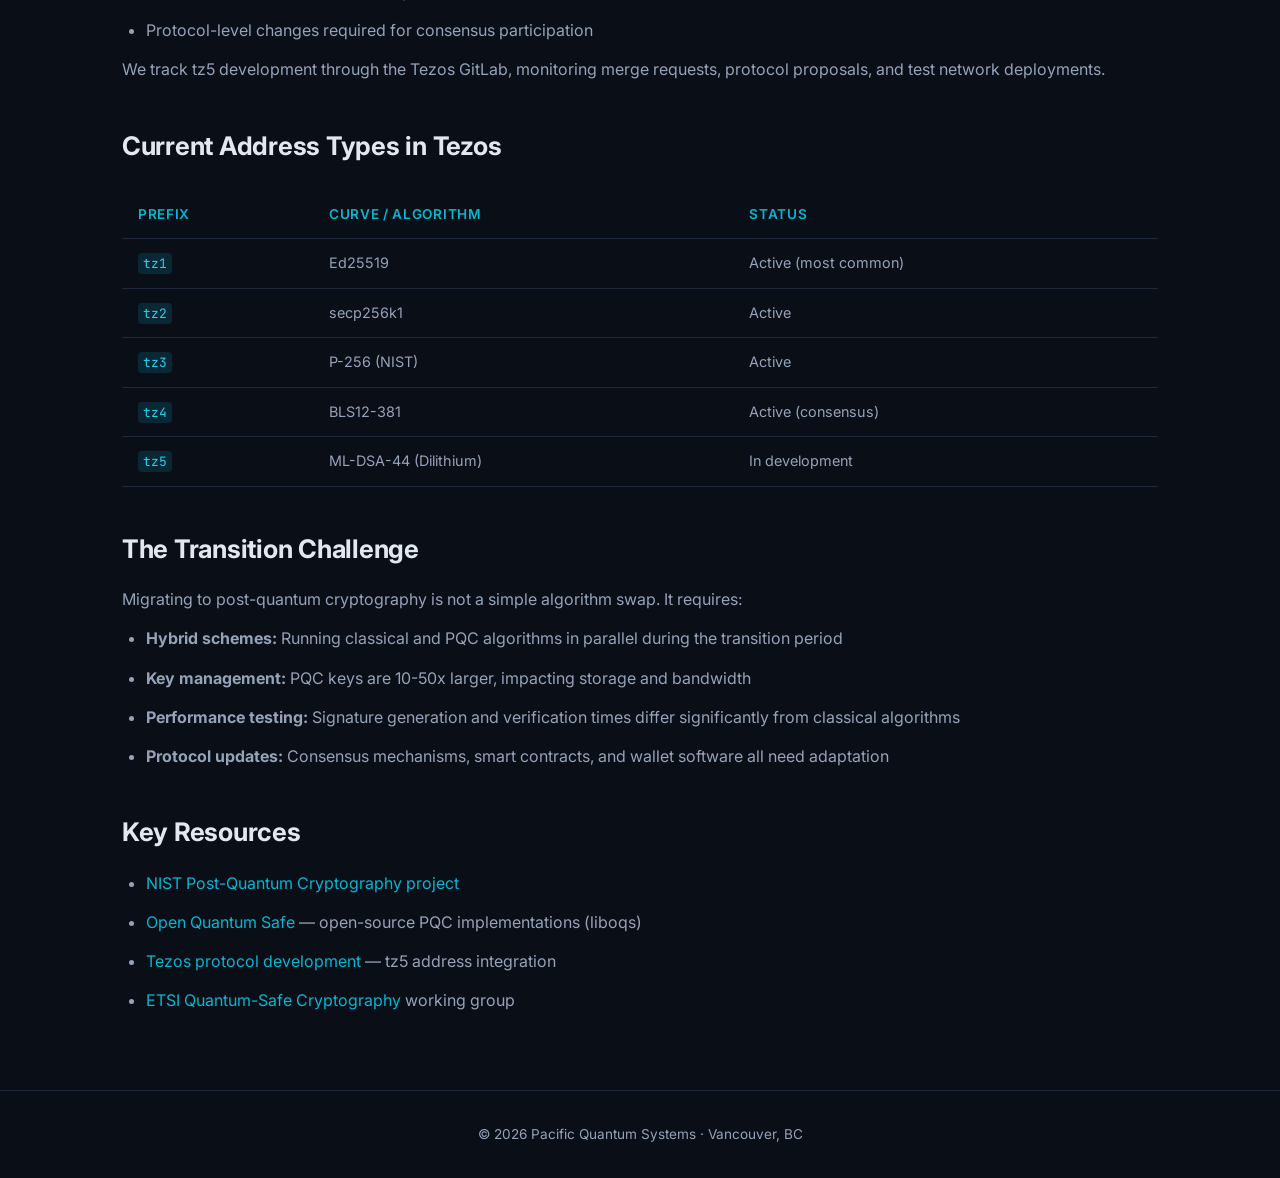
<file: pqc.html>
<!DOCTYPE html>
<html lang="en">
<head>
  <meta charset="UTF-8">
  <meta name="viewport" content="width=device-width, initial-scale=1.0">
  <title>Post-Quantum Cryptography — Pacific Quantum Systems</title>
  <meta name="description" content="Post-quantum cryptography: lattice-based algorithms, NIST standards, and blockchain integration for quantum-resistant infrastructure.">
  <meta property="og:title" content="Post-Quantum Cryptography — Pacific Quantum Systems">
  <meta property="og:description" content="Lattice-based algorithms, NIST standards, and Tezos tz5 blockchain integration for quantum-resistant infrastructure.">
  <meta property="og:type" content="website">
  <meta property="og:url" content="https://pacific-quantum-systems.com/pqc.html">
  <meta name="twitter:card" content="summary">
  <link rel="preconnect" href="https://fonts.googleapis.com">
  <link href="https://fonts.googleapis.com/css2?family=Inter:wght@400;500;600;700;800&family=JetBrains+Mono:wght@400;500&display=swap" rel="stylesheet">
  <link rel="stylesheet" href="css/style.css">
</head>
<body>

<nav>
  <div class="nav-inner">
    <a href="index.html" class="logo">Pacific <span>Quantum</span> Systems</a>
    <button class="menu-toggle" onclick="document.querySelector('nav ul').classList.toggle('open')">&#9776;</button>
    <ul>
      <li><a href="index.html">Home</a></li>
      <li><a href="research.html">Research</a></li>
      <li><a href="computational.html">Computation</a></li>
      <li><a href="pqc.html" class="active">Post-Quantum Crypto</a></li>
      <li><a href="quantum-comms.html">Quantum Comms</a></li>
      <li><a href="about.html">About</a></li>
      <li><a href="community.html">Community</a></li>
    </ul>
  </div>
</nav>

<div class="page-header">
  <h1>Post-Quantum Cryptography</h1>
  <p>Preparing cryptographic infrastructure for the quantum era</p>
</div>

<div class="content">

  <h2>The Quantum Threat</h2>
  <p>
    Shor's algorithm, running on a sufficiently large quantum computer, can factor
    integers and compute discrete logarithms in polynomial time. This breaks RSA,
    ECDSA, and every widely-deployed public-key cryptosystem. Grover's algorithm
    provides a quadratic speedup for brute-force search, effectively halving
    symmetric key lengths.
  </p>
  <p>
    The timeline is uncertain, but the threat is not: &ldquo;harvest now, decrypt
    later&rdquo; attacks mean that data encrypted today with vulnerable algorithms
    may already be at risk.
  </p>

  <h2>NIST Post-Quantum Standards</h2>
  <p>
    In 2024, NIST finalized three post-quantum cryptographic standards after an
    eight-year evaluation process. These algorithms are built on mathematical
    problems believed to be hard for both classical and quantum computers.
  </p>

  <table>
    <thead>
      <tr>
        <th>Standard</th>
        <th>Algorithm</th>
        <th>Type</th>
        <th>Hard Problem</th>
      </tr>
    </thead>
    <tbody>
      <tr>
        <td><code>FIPS 204</code></td>
        <td>ML-DSA (Dilithium)</td>
        <td>Digital Signature</td>
        <td>Module-LWE</td>
      </tr>
      <tr>
        <td><code>FIPS 203</code></td>
        <td>ML-KEM (Kyber)</td>
        <td>Key Encapsulation</td>
        <td>Module-LWE</td>
      </tr>
      <tr>
        <td><code>FIPS 205</code></td>
        <td>SLH-DSA (SPHINCS+)</td>
        <td>Digital Signature</td>
        <td>Hash functions</td>
      </tr>
    </tbody>
  </table>

  <h2>Lattice-Based Cryptography</h2>
  <p>
    The dominant approach to post-quantum cryptography is built on lattice problems.
    A <em>lattice</em> is a regular grid of points in high-dimensional space. Two
    problems form the security foundation:
  </p>
  <ul>
    <li>
      <strong>Learning With Errors (LWE):</strong> Given a system of approximate
      linear equations over a finite field, recover the secret vector. The &ldquo;errors&rdquo;
      (small noise terms) make this problem exponentially hard in the lattice dimension.
    </li>
    <li>
      <strong>Shortest Vector Problem (SVP):</strong> Find the shortest nonzero
      vector in a lattice. No known quantum algorithm provides better than marginal
      improvement over classical approaches.
    </li>
  </ul>

  <div class="callout">
    <p>
      ML-DSA-44 (the smallest parameter set) produces signatures of 2,420 bytes
      with public keys of 1,312 bytes &mdash; significantly larger than ECDSA's
      64-byte signatures and 33-byte keys. This size increase is the primary
      engineering challenge for adoption.
    </p>
  </div>

  <h2>Blockchain Integration: Tezos tz5 Addresses</h2>
  <p>
    Blockchain systems face an acute PQC challenge: addresses are derived directly
    from public keys, and transactions are authenticated by digital signatures.
    Every on-chain asset is ultimately protected by the signature scheme.
  </p>
  <p>
    Tezos is actively developing <strong>tz5 addresses</strong> based on ML-DSA
    (Dilithium) for quantum-resistant account security. Key developments:
  </p>
  <ul>
    <li>New <code>tz5</code> address prefix for ML-DSA-44 public keys</li>
    <li>Larger transaction sizes due to PQC signature overhead</li>
    <li>Initial restrictions: tz5 accounts may have limited smart contract interaction</li>
    <li>Protocol-level changes required for consensus participation</li>
  </ul>
  <p>
    We track tz5 development through the Tezos GitLab, monitoring merge requests,
    protocol proposals, and test network deployments.
  </p>

  <h2>Current Address Types in Tezos</h2>
  <table>
    <thead>
      <tr>
        <th>Prefix</th>
        <th>Curve / Algorithm</th>
        <th>Status</th>
      </tr>
    </thead>
    <tbody>
      <tr><td><code>tz1</code></td><td>Ed25519</td><td>Active (most common)</td></tr>
      <tr><td><code>tz2</code></td><td>secp256k1</td><td>Active</td></tr>
      <tr><td><code>tz3</code></td><td>P-256 (NIST)</td><td>Active</td></tr>
      <tr><td><code>tz4</code></td><td>BLS12-381</td><td>Active (consensus)</td></tr>
      <tr><td><code>tz5</code></td><td>ML-DSA-44 (Dilithium)</td><td>In development</td></tr>
    </tbody>
  </table>

  <h2>The Transition Challenge</h2>
  <p>
    Migrating to post-quantum cryptography is not a simple algorithm swap.
    It requires:
  </p>
  <ul>
    <li><strong>Hybrid schemes:</strong> Running classical and PQC algorithms in parallel during the transition period</li>
    <li><strong>Key management:</strong> PQC keys are 10-50x larger, impacting storage and bandwidth</li>
    <li><strong>Performance testing:</strong> Signature generation and verification times differ significantly from classical algorithms</li>
    <li><strong>Protocol updates:</strong> Consensus mechanisms, smart contracts, and wallet software all need adaptation</li>
  </ul>

  <h2>Key Resources</h2>
  <ul>
    <li><a href="https://csrc.nist.gov/projects/post-quantum-cryptography">NIST Post-Quantum Cryptography project</a></li>
    <li><a href="https://openquantumsafe.org/">Open Quantum Safe</a> &mdash; open-source PQC implementations (liboqs)</li>
    <li><a href="https://gitlab.com/tezos/tezos">Tezos protocol development</a> &mdash; tz5 address integration</li>
    <li><a href="https://www.etsi.org/technologies/quantum-safe-cryptography">ETSI Quantum-Safe Cryptography</a> working group</li>
  </ul>

</div>

<footer>
  <p>&copy; 2026 Pacific Quantum Systems &middot; Vancouver, BC</p>
</footer>

</body>
</html>
</file>
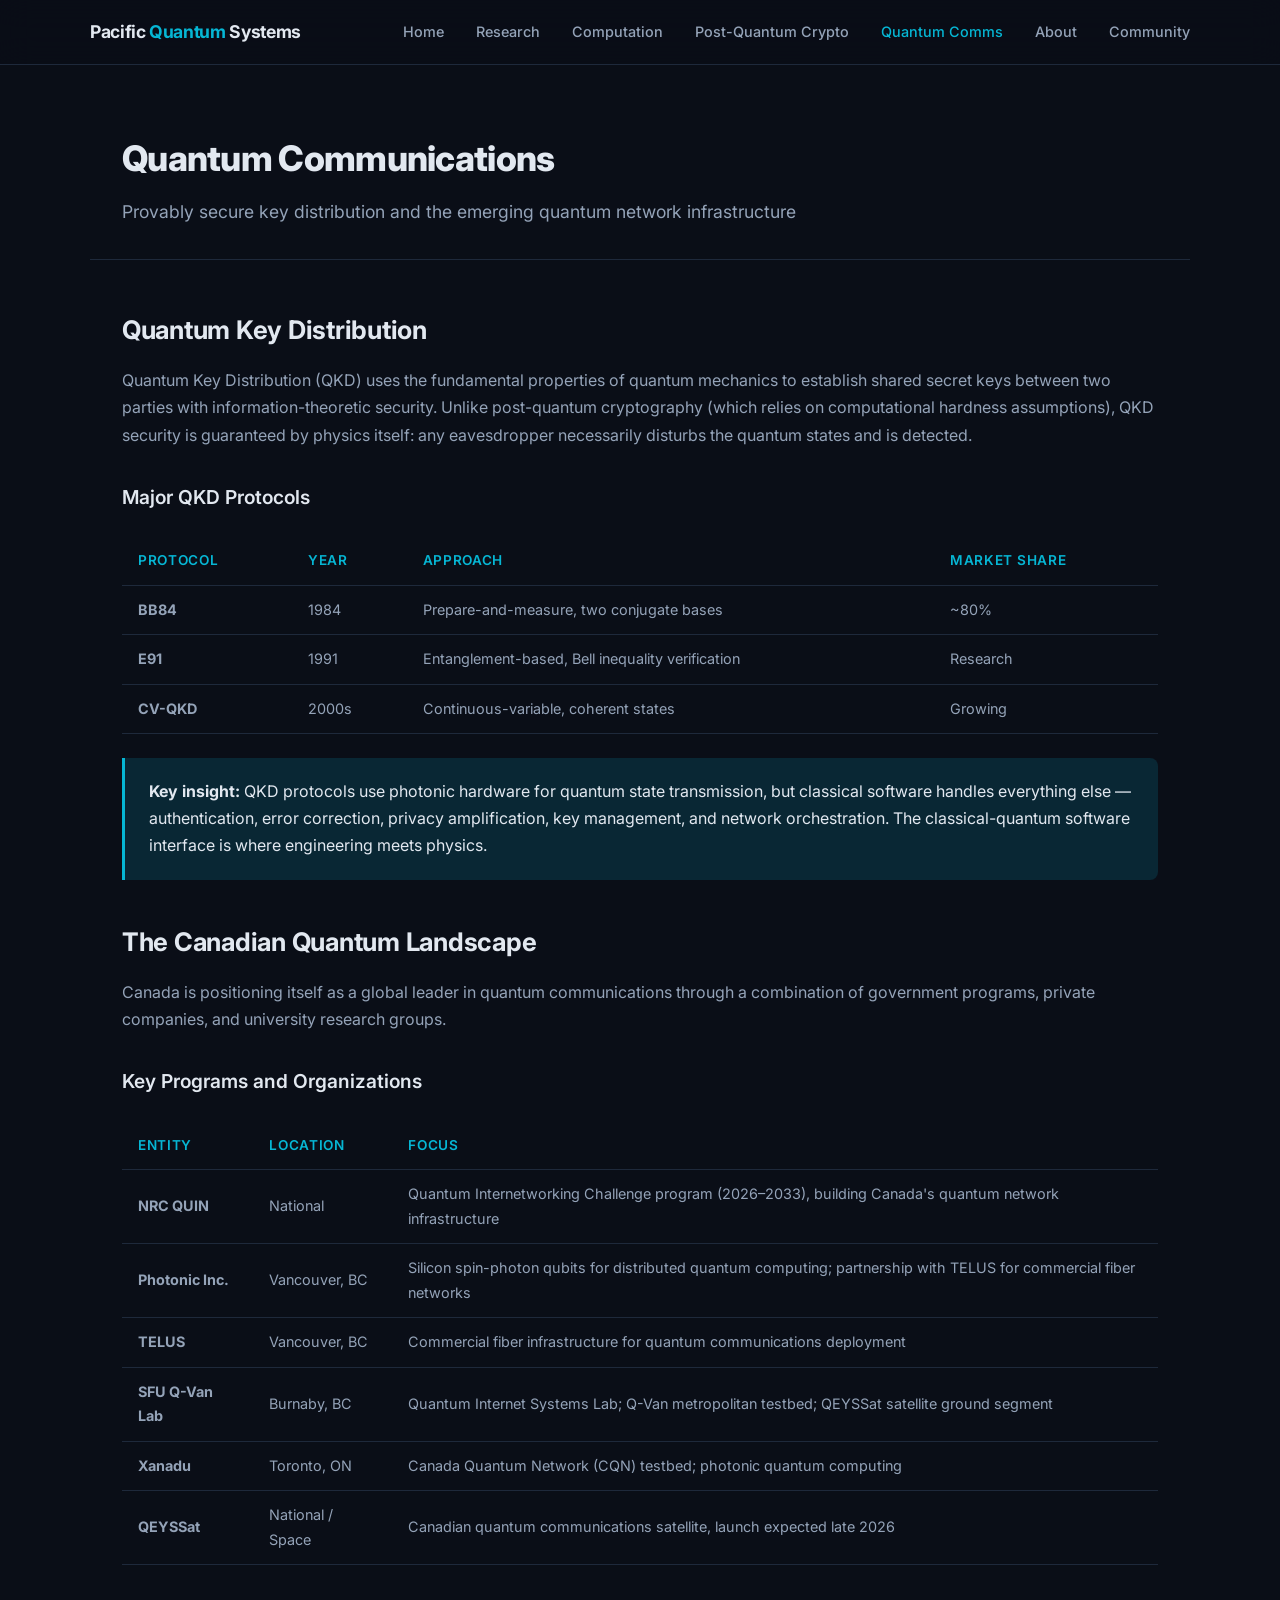
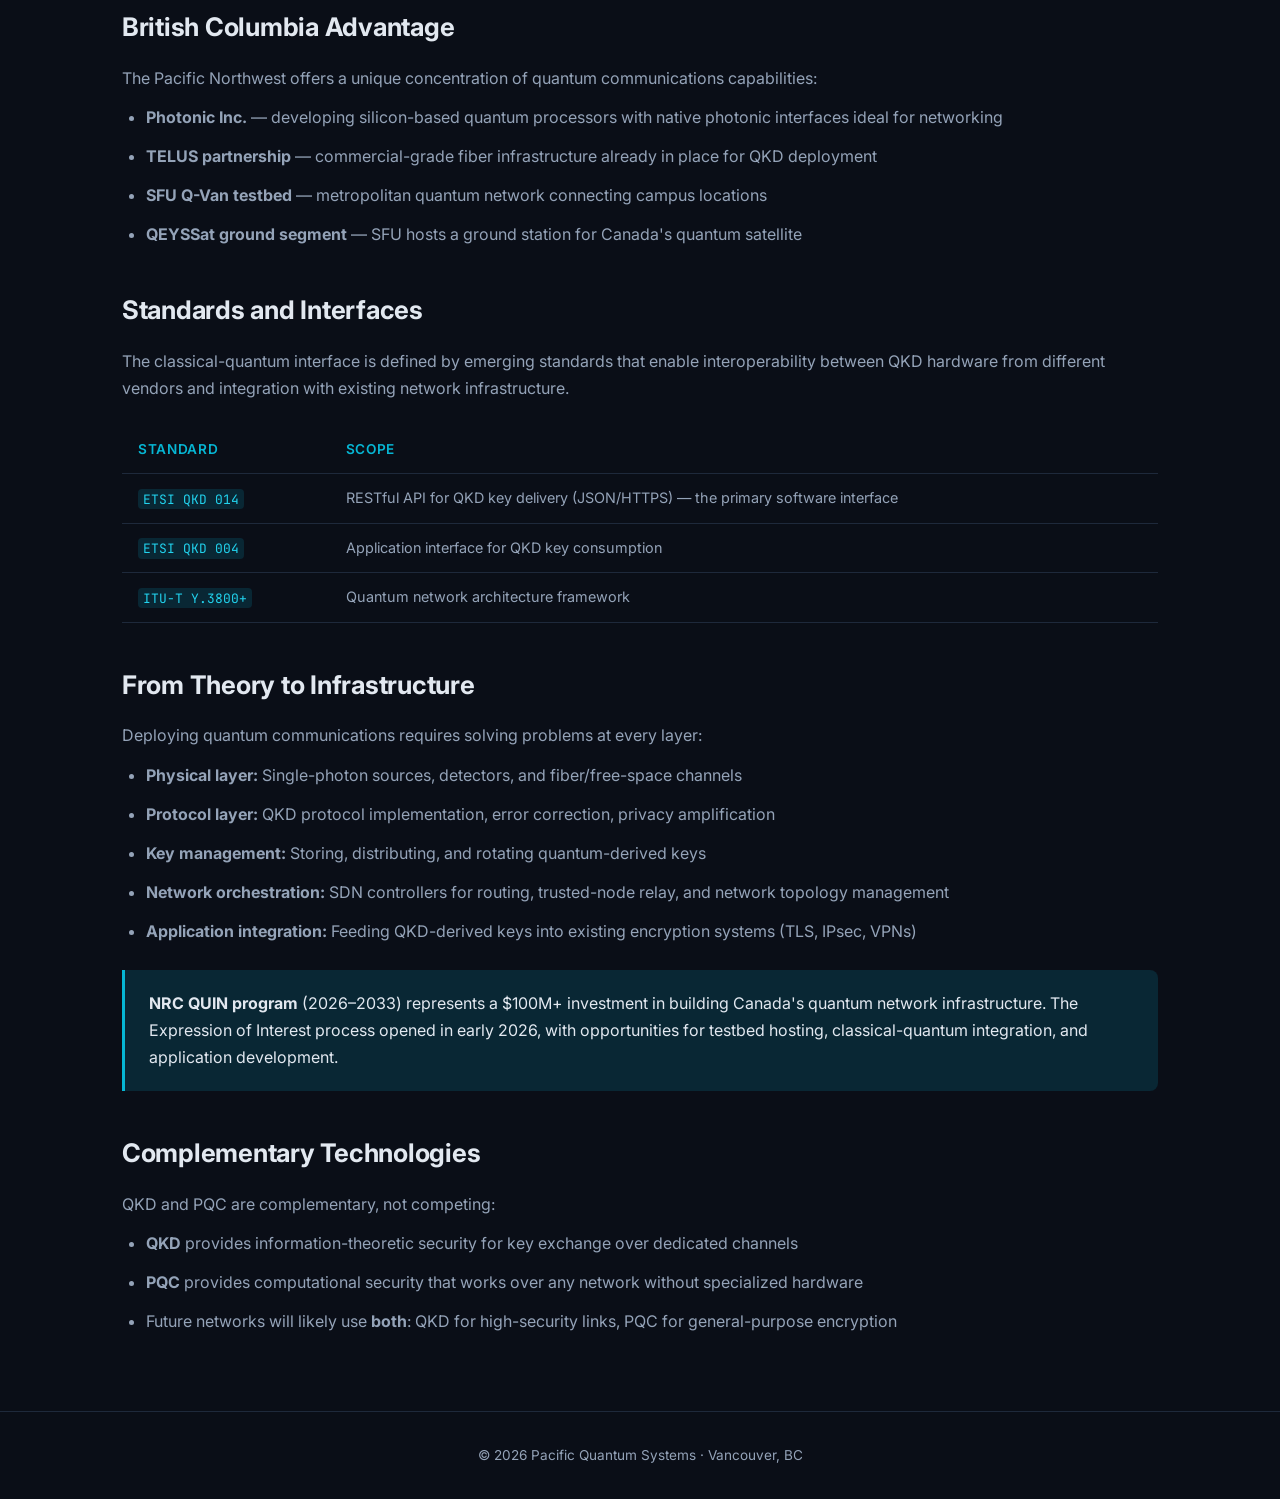
<file: quantum-comms.html>
<!DOCTYPE html>
<html lang="en">
<head>
  <meta charset="UTF-8">
  <meta name="viewport" content="width=device-width, initial-scale=1.0">
  <title>Quantum Communications — Pacific Quantum Systems</title>
  <meta name="description" content="Quantum key distribution, the Canadian quantum communications landscape, and building the classical-quantum software interface.">
  <meta property="og:title" content="Quantum Communications — Pacific Quantum Systems">
  <meta property="og:description" content="QKD protocols, Canadian quantum infrastructure, and the classical-quantum software interface.">
  <meta property="og:type" content="website">
  <meta property="og:url" content="https://pacific-quantum-systems.com/quantum-comms.html">
  <meta name="twitter:card" content="summary">
  <link rel="preconnect" href="https://fonts.googleapis.com">
  <link href="https://fonts.googleapis.com/css2?family=Inter:wght@400;500;600;700;800&family=JetBrains+Mono:wght@400;500&display=swap" rel="stylesheet">
  <link rel="stylesheet" href="css/style.css">
</head>
<body>

<nav>
  <div class="nav-inner">
    <a href="index.html" class="logo">Pacific <span>Quantum</span> Systems</a>
    <button class="menu-toggle" onclick="document.querySelector('nav ul').classList.toggle('open')">&#9776;</button>
    <ul>
      <li><a href="index.html">Home</a></li>
      <li><a href="research.html">Research</a></li>
      <li><a href="computational.html">Computation</a></li>
      <li><a href="pqc.html">Post-Quantum Crypto</a></li>
      <li><a href="quantum-comms.html" class="active">Quantum Comms</a></li>
      <li><a href="about.html">About</a></li>
      <li><a href="community.html">Community</a></li>
    </ul>
  </div>
</nav>

<div class="page-header">
  <h1>Quantum Communications</h1>
  <p>Provably secure key distribution and the emerging quantum network infrastructure</p>
</div>

<div class="content">

  <h2>Quantum Key Distribution</h2>
  <p>
    Quantum Key Distribution (QKD) uses the fundamental properties of quantum
    mechanics to establish shared secret keys between two parties with
    information-theoretic security. Unlike post-quantum cryptography (which relies
    on computational hardness assumptions), QKD security is guaranteed by physics
    itself: any eavesdropper necessarily disturbs the quantum states and is detected.
  </p>

  <h3>Major QKD Protocols</h3>
  <table>
    <thead>
      <tr>
        <th>Protocol</th>
        <th>Year</th>
        <th>Approach</th>
        <th>Market Share</th>
      </tr>
    </thead>
    <tbody>
      <tr>
        <td><strong>BB84</strong></td>
        <td>1984</td>
        <td>Prepare-and-measure, two conjugate bases</td>
        <td>~80%</td>
      </tr>
      <tr>
        <td><strong>E91</strong></td>
        <td>1991</td>
        <td>Entanglement-based, Bell inequality verification</td>
        <td>Research</td>
      </tr>
      <tr>
        <td><strong>CV-QKD</strong></td>
        <td>2000s</td>
        <td>Continuous-variable, coherent states</td>
        <td>Growing</td>
      </tr>
    </tbody>
  </table>

  <div class="callout">
    <p>
      <strong>Key insight:</strong> QKD protocols use photonic hardware for quantum
      state transmission, but classical software handles everything else &mdash;
      authentication, error correction, privacy amplification, key management,
      and network orchestration. The classical-quantum software interface is where
      engineering meets physics.
    </p>
  </div>

  <h2>The Canadian Quantum Landscape</h2>
  <p>
    Canada is positioning itself as a global leader in quantum communications
    through a combination of government programs, private companies, and
    university research groups.
  </p>

  <h3>Key Programs and Organizations</h3>

  <table>
    <thead>
      <tr>
        <th>Entity</th>
        <th>Location</th>
        <th>Focus</th>
      </tr>
    </thead>
    <tbody>
      <tr>
        <td><strong>NRC QUIN</strong></td>
        <td>National</td>
        <td>Quantum Internetworking Challenge program (2026&ndash;2033), building Canada's quantum network infrastructure</td>
      </tr>
      <tr>
        <td><strong>Photonic Inc.</strong></td>
        <td>Vancouver, BC</td>
        <td>Silicon spin-photon qubits for distributed quantum computing; partnership with TELUS for commercial fiber networks</td>
      </tr>
      <tr>
        <td><strong>TELUS</strong></td>
        <td>Vancouver, BC</td>
        <td>Commercial fiber infrastructure for quantum communications deployment</td>
      </tr>
      <tr>
        <td><strong>SFU Q-Van Lab</strong></td>
        <td>Burnaby, BC</td>
        <td>Quantum Internet Systems Lab; Q-Van metropolitan testbed; QEYSSat satellite ground segment</td>
      </tr>
      <tr>
        <td><strong>Xanadu</strong></td>
        <td>Toronto, ON</td>
        <td>Canada Quantum Network (CQN) testbed; photonic quantum computing</td>
      </tr>
      <tr>
        <td><strong>QEYSSat</strong></td>
        <td>National / Space</td>
        <td>Canadian quantum communications satellite, launch expected late 2026</td>
      </tr>
    </tbody>
  </table>

  <h2>British Columbia Advantage</h2>
  <p>
    The Pacific Northwest offers a unique concentration of quantum communications
    capabilities:
  </p>
  <ul>
    <li><strong>Photonic Inc.</strong> &mdash; developing silicon-based quantum processors with native photonic interfaces ideal for networking</li>
    <li><strong>TELUS partnership</strong> &mdash; commercial-grade fiber infrastructure already in place for QKD deployment</li>
    <li><strong>SFU Q-Van testbed</strong> &mdash; metropolitan quantum network connecting campus locations</li>
    <li><strong>QEYSSat ground segment</strong> &mdash; SFU hosts a ground station for Canada's quantum satellite</li>
  </ul>

  <h2>Standards and Interfaces</h2>
  <p>
    The classical-quantum interface is defined by emerging standards that enable
    interoperability between QKD hardware from different vendors and integration
    with existing network infrastructure.
  </p>

  <table>
    <thead>
      <tr>
        <th>Standard</th>
        <th>Scope</th>
      </tr>
    </thead>
    <tbody>
      <tr>
        <td><code>ETSI QKD 014</code></td>
        <td>RESTful API for QKD key delivery (JSON/HTTPS) &mdash; the primary software interface</td>
      </tr>
      <tr>
        <td><code>ETSI QKD 004</code></td>
        <td>Application interface for QKD key consumption</td>
      </tr>
      <tr>
        <td><code>ITU-T Y.3800+</code></td>
        <td>Quantum network architecture framework</td>
      </tr>
    </tbody>
  </table>

  <h2>From Theory to Infrastructure</h2>
  <p>
    Deploying quantum communications requires solving problems at every layer:
  </p>
  <ul>
    <li><strong>Physical layer:</strong> Single-photon sources, detectors, and fiber/free-space channels</li>
    <li><strong>Protocol layer:</strong> QKD protocol implementation, error correction, privacy amplification</li>
    <li><strong>Key management:</strong> Storing, distributing, and rotating quantum-derived keys</li>
    <li><strong>Network orchestration:</strong> SDN controllers for routing, trusted-node relay, and network topology management</li>
    <li><strong>Application integration:</strong> Feeding QKD-derived keys into existing encryption systems (TLS, IPsec, VPNs)</li>
  </ul>

  <div class="callout">
    <p>
      <strong>NRC QUIN program</strong> (2026&ndash;2033) represents a $100M+ investment
      in building Canada's quantum network infrastructure. The Expression of Interest
      process opened in early 2026, with opportunities for testbed hosting,
      classical-quantum integration, and application development.
    </p>
  </div>

  <h2>Complementary Technologies</h2>
  <p>
    QKD and PQC are complementary, not competing:
  </p>
  <ul>
    <li><strong>QKD</strong> provides information-theoretic security for key exchange over dedicated channels</li>
    <li><strong>PQC</strong> provides computational security that works over any network without specialized hardware</li>
    <li>Future networks will likely use <strong>both</strong>: QKD for high-security links, PQC for general-purpose encryption</li>
  </ul>

</div>

<footer>
  <p>&copy; 2026 Pacific Quantum Systems &middot; Vancouver, BC</p>
</footer>

</body>
</html>
</file>
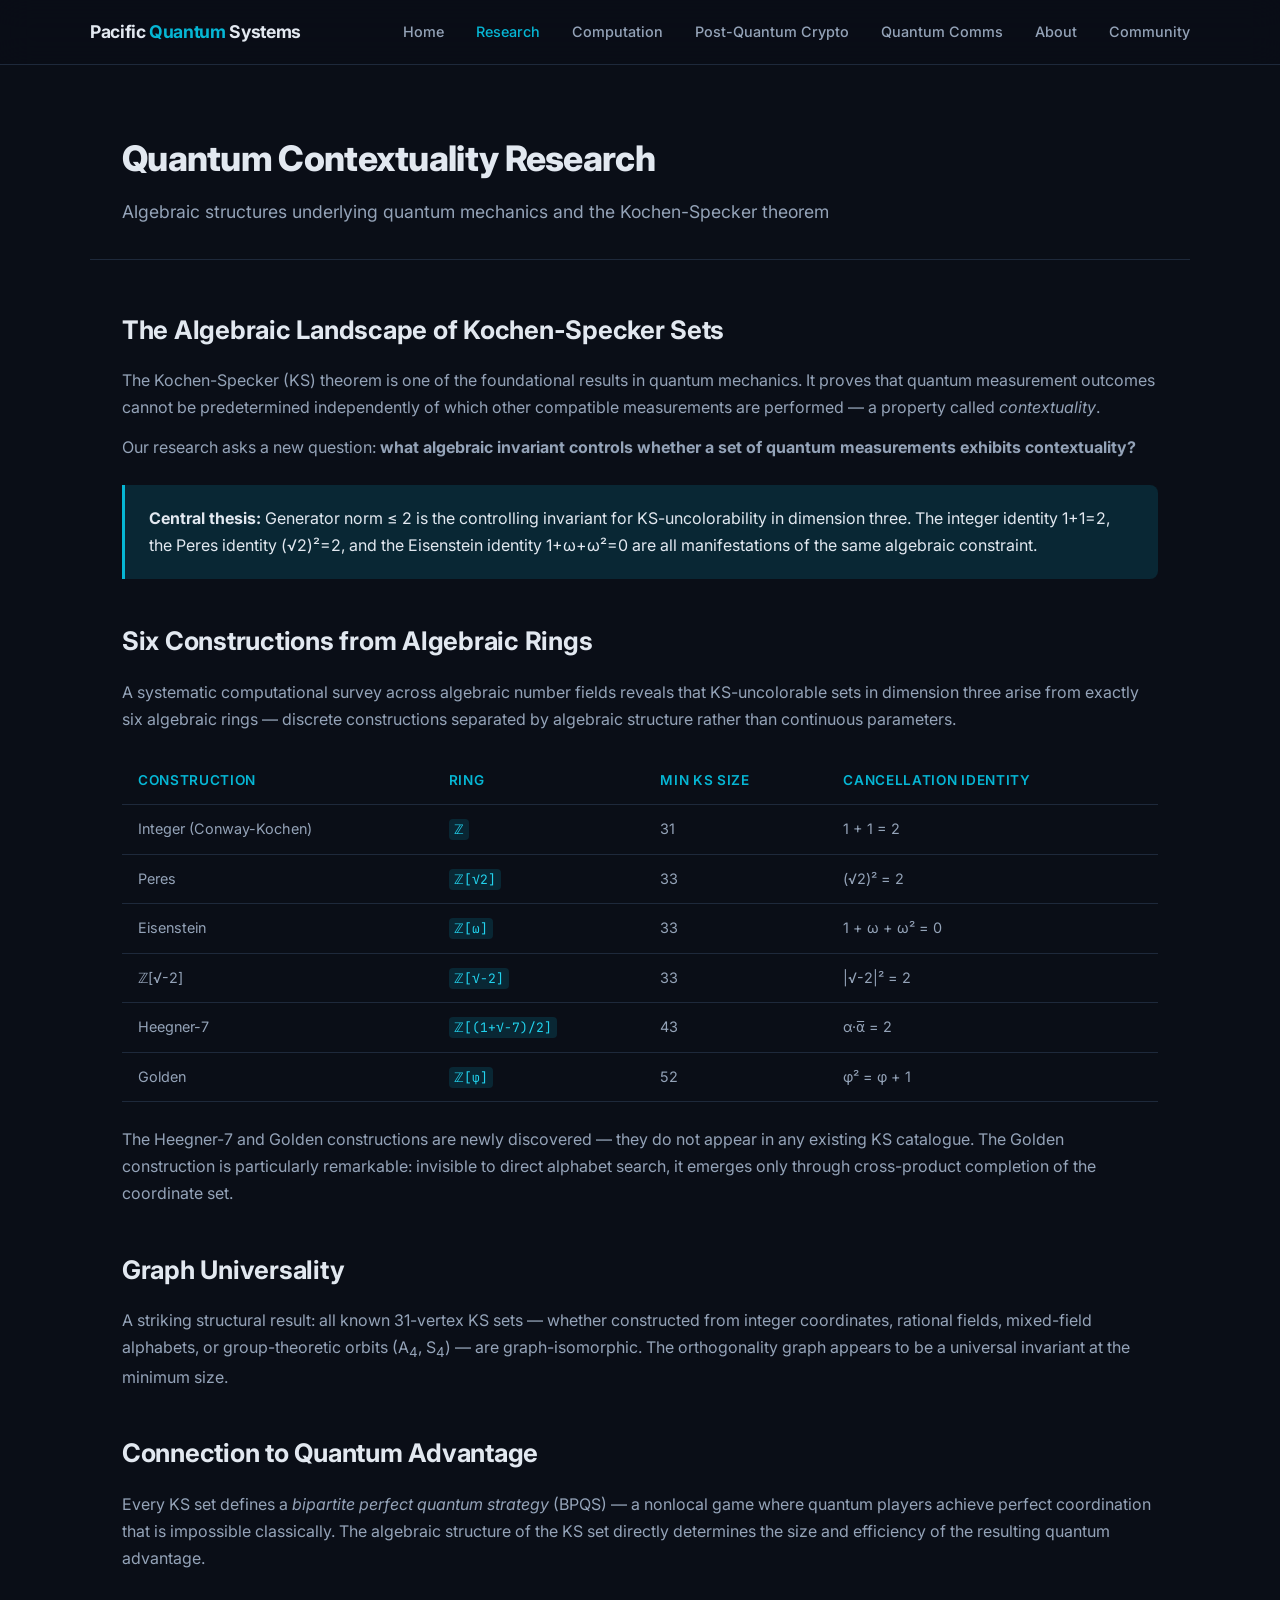
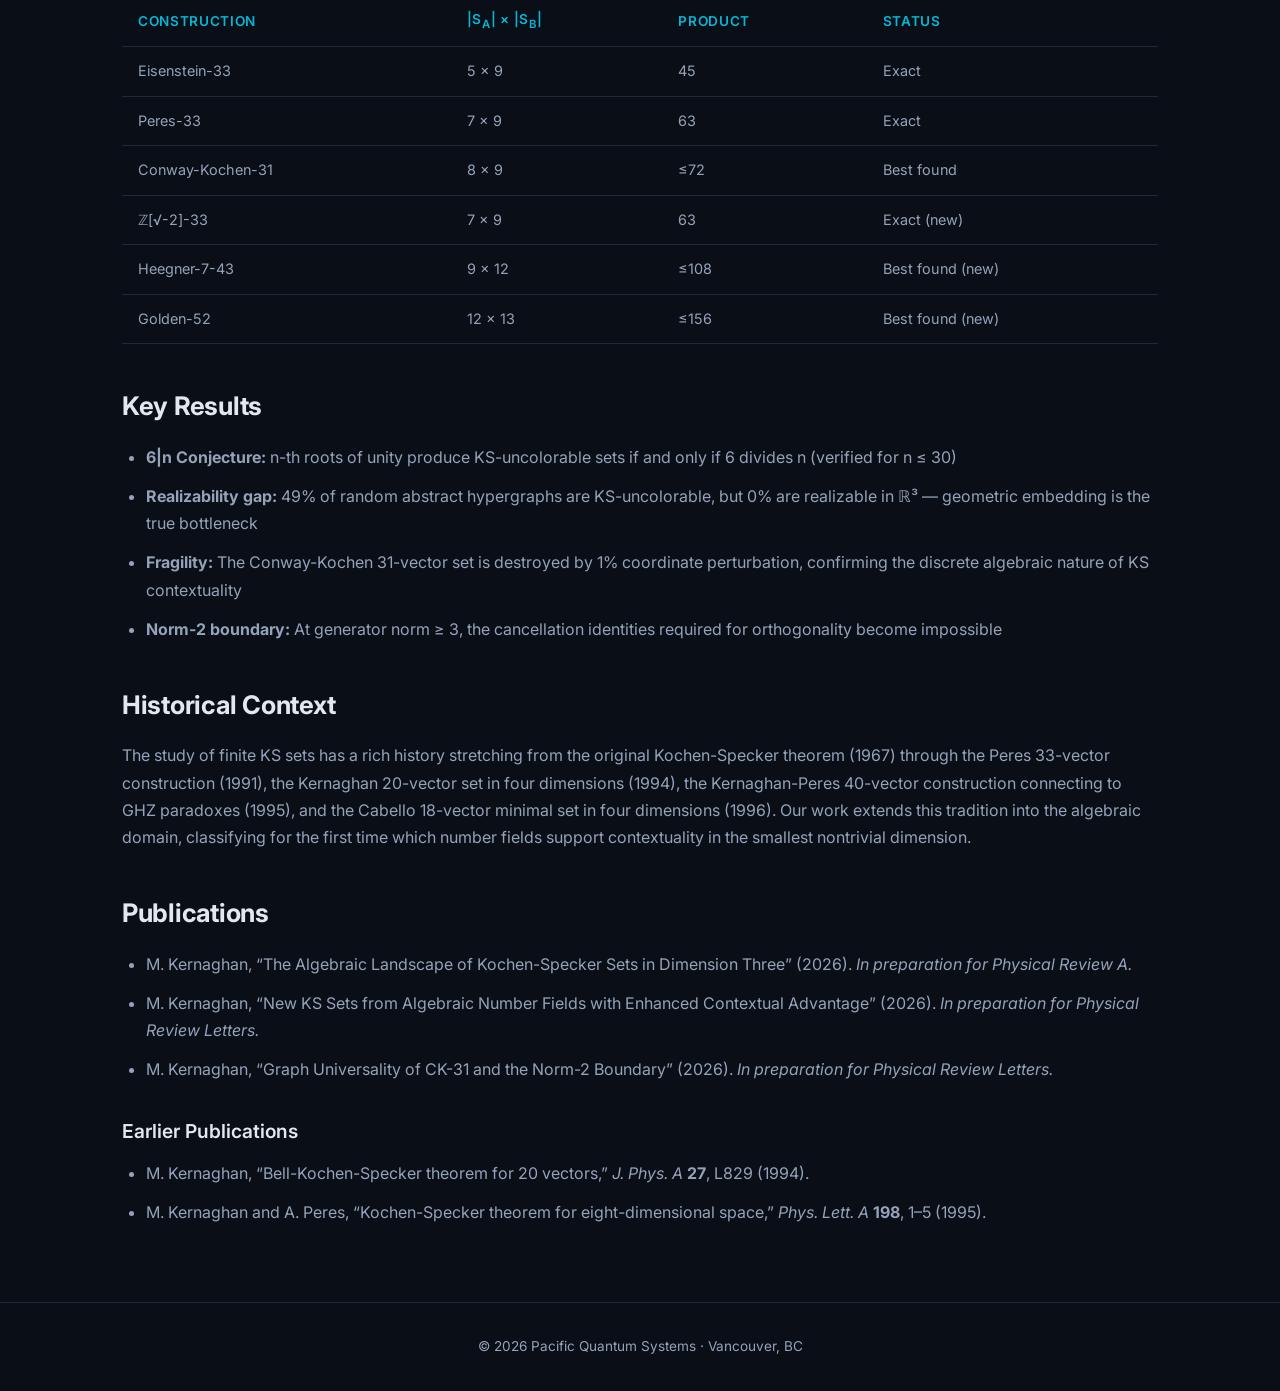
<file: research.html>
<!DOCTYPE html>
<html lang="en">
<head>
  <meta charset="UTF-8">
  <meta name="viewport" content="width=device-width, initial-scale=1.0">
  <title>Research — Pacific Quantum Systems</title>
  <meta name="description" content="Quantum contextuality research: algebraic classification of Kochen-Specker sets, the norm-2 boundary, and connections to quantum advantage.">
  <meta property="og:title" content="Research — Pacific Quantum Systems">
  <meta property="og:description" content="Algebraic classification of Kochen-Specker sets in dimension three and connections to quantum advantage.">
  <meta property="og:type" content="website">
  <meta property="og:url" content="https://pacific-quantum-systems.com/research.html">
  <meta name="twitter:card" content="summary">
  <link rel="preconnect" href="https://fonts.googleapis.com">
  <link href="https://fonts.googleapis.com/css2?family=Inter:wght@400;500;600;700;800&family=JetBrains+Mono:wght@400;500&display=swap" rel="stylesheet">
  <link rel="stylesheet" href="css/style.css">
</head>
<body>

<nav>
  <div class="nav-inner">
    <a href="index.html" class="logo">Pacific <span>Quantum</span> Systems</a>
    <button class="menu-toggle" onclick="document.querySelector('nav ul').classList.toggle('open')">&#9776;</button>
    <ul>
      <li><a href="index.html">Home</a></li>
      <li><a href="research.html" class="active">Research</a></li>
      <li><a href="computational.html">Computation</a></li>
      <li><a href="pqc.html">Post-Quantum Crypto</a></li>
      <li><a href="quantum-comms.html">Quantum Comms</a></li>
      <li><a href="about.html">About</a></li>
      <li><a href="community.html">Community</a></li>
    </ul>
  </div>
</nav>

<div class="page-header">
  <h1>Quantum Contextuality Research</h1>
  <p>Algebraic structures underlying quantum mechanics and the Kochen-Specker theorem</p>
</div>

<div class="content">

  <h2>The Algebraic Landscape of Kochen-Specker Sets</h2>
  <p>
    The Kochen-Specker (KS) theorem is one of the foundational results in quantum
    mechanics. It proves that quantum measurement outcomes cannot be predetermined
    independently of which other compatible measurements are performed &mdash; a
    property called <em>contextuality</em>.
  </p>
  <p>
    Our research asks a new question: <strong>what algebraic invariant controls
    whether a set of quantum measurements exhibits contextuality?</strong>
  </p>

  <div class="callout">
    <p>
      <strong>Central thesis:</strong> Generator norm &le; 2 is the controlling
      invariant for KS-uncolorability in dimension three. The integer identity
      1+1=2, the Peres identity (&radic;2)&sup2;=2, and the Eisenstein identity
      1+&omega;+&omega;&sup2;=0 are all manifestations of the same algebraic
      constraint.
    </p>
  </div>

  <h2>Six Constructions from Algebraic Rings</h2>
  <p>
    A systematic computational survey across algebraic number fields reveals that
    KS-uncolorable sets in dimension three arise from exactly six algebraic rings
    &mdash; discrete constructions separated by algebraic structure rather than
    continuous parameters.
  </p>

  <table>
    <thead>
      <tr>
        <th>Construction</th>
        <th>Ring</th>
        <th>Min KS Size</th>
        <th>Cancellation Identity</th>
      </tr>
    </thead>
    <tbody>
      <tr>
        <td>Integer (Conway-Kochen)</td>
        <td><code>&Zopf;</code></td>
        <td>31</td>
        <td>1 + 1 = 2</td>
      </tr>
      <tr>
        <td>Peres</td>
        <td><code>&Zopf;[&radic;2]</code></td>
        <td>33</td>
        <td>(&radic;2)&sup2; = 2</td>
      </tr>
      <tr>
        <td>Eisenstein</td>
        <td><code>&Zopf;[&omega;]</code></td>
        <td>33</td>
        <td>1 + &omega; + &omega;&sup2; = 0</td>
      </tr>
      <tr>
        <td>&Zopf;[&radic;-2]</td>
        <td><code>&Zopf;[&radic;-2]</code></td>
        <td>33</td>
        <td>|&radic;-2|&sup2; = 2</td>
      </tr>
      <tr>
        <td>Heegner-7</td>
        <td><code>&Zopf;[(1+&radic;-7)/2]</code></td>
        <td>43</td>
        <td>&alpha;&middot;&alpha;&#x0305; = 2</td>
      </tr>
      <tr>
        <td>Golden</td>
        <td><code>&Zopf;[&phi;]</code></td>
        <td>52</td>
        <td>&phi;&sup2; = &phi; + 1</td>
      </tr>
    </tbody>
  </table>

  <p>
    The Heegner-7 and Golden constructions are newly discovered &mdash; they do not
    appear in any existing KS catalogue. The Golden construction is particularly
    remarkable: invisible to direct alphabet search, it emerges only through
    cross-product completion of the coordinate set.
  </p>

  <h2>Graph Universality</h2>
  <p>
    A striking structural result: all known 31-vertex KS sets &mdash; whether constructed
    from integer coordinates, rational fields, mixed-field alphabets, or group-theoretic
    orbits (A<sub>4</sub>, S<sub>4</sub>) &mdash; are graph-isomorphic. The
    orthogonality graph appears to be a universal invariant at the minimum size.
  </p>

  <h2>Connection to Quantum Advantage</h2>
  <p>
    Every KS set defines a <em>bipartite perfect quantum strategy</em> (BPQS) &mdash;
    a nonlocal game where quantum players achieve perfect coordination that is
    impossible classically. The algebraic structure of the KS set directly determines
    the size and efficiency of the resulting quantum advantage.
  </p>

  <table>
    <thead>
      <tr>
        <th>Construction</th>
        <th>|S<sub>A</sub>| &times; |S<sub>B</sub>|</th>
        <th>Product</th>
        <th>Status</th>
      </tr>
    </thead>
    <tbody>
      <tr><td>Eisenstein-33</td><td>5 &times; 9</td><td>45</td><td>Exact</td></tr>
      <tr><td>Peres-33</td><td>7 &times; 9</td><td>63</td><td>Exact</td></tr>
      <tr><td>Conway-Kochen-31</td><td>8 &times; 9</td><td>&le;72</td><td>Best found</td></tr>
      <tr><td>&Zopf;[&radic;-2]-33</td><td>7 &times; 9</td><td>63</td><td>Exact (new)</td></tr>
      <tr><td>Heegner-7-43</td><td>9 &times; 12</td><td>&le;108</td><td>Best found (new)</td></tr>
      <tr><td>Golden-52</td><td>12 &times; 13</td><td>&le;156</td><td>Best found (new)</td></tr>
    </tbody>
  </table>

  <h2>Key Results</h2>
  <ul>
    <li><strong>6|n Conjecture:</strong> n-th roots of unity produce KS-uncolorable sets if and only if 6 divides n (verified for n &le; 30)</li>
    <li><strong>Realizability gap:</strong> 49% of random abstract hypergraphs are KS-uncolorable, but 0% are realizable in &Ropf;&sup3; &mdash; geometric embedding is the true bottleneck</li>
    <li><strong>Fragility:</strong> The Conway-Kochen 31-vector set is destroyed by 1% coordinate perturbation, confirming the discrete algebraic nature of KS contextuality</li>
    <li><strong>Norm-2 boundary:</strong> At generator norm &ge; 3, the cancellation identities required for orthogonality become impossible</li>
  </ul>

  <h2>Historical Context</h2>
  <p>
    The study of finite KS sets has a rich history stretching from the original
    Kochen-Specker theorem (1967) through the Peres 33-vector construction (1991),
    the Kernaghan 20-vector set in four dimensions (1994), the Kernaghan-Peres
    40-vector construction connecting to GHZ paradoxes (1995), and the Cabello
    18-vector minimal set in four dimensions (1996). Our work extends this tradition
    into the algebraic domain, classifying for the first time which number fields
    support contextuality in the smallest nontrivial dimension.
  </p>

  <h2>Publications</h2>
  <ul>
    <li>
      M. Kernaghan, &ldquo;The Algebraic Landscape of Kochen-Specker Sets in
      Dimension Three&rdquo; (2026). <em>In preparation for Physical Review A.</em>
    </li>
    <li>
      M. Kernaghan, &ldquo;New KS Sets from Algebraic Number Fields with Enhanced
      Contextual Advantage&rdquo; (2026). <em>In preparation for Physical Review Letters.</em>
    </li>
    <li>
      M. Kernaghan, &ldquo;Graph Universality of CK-31 and the Norm-2 Boundary&rdquo;
      (2026). <em>In preparation for Physical Review Letters.</em>
    </li>
  </ul>

  <h3>Earlier Publications</h3>
  <ul>
    <li>M. Kernaghan, &ldquo;Bell-Kochen-Specker theorem for 20 vectors,&rdquo; <em>J. Phys. A</em> <strong>27</strong>, L829 (1994).</li>
    <li>M. Kernaghan and A. Peres, &ldquo;Kochen-Specker theorem for eight-dimensional space,&rdquo; <em>Phys. Lett. A</em> <strong>198</strong>, 1&ndash;5 (1995).</li>
  </ul>

</div>

<footer>
  <p>&copy; 2026 Pacific Quantum Systems &middot; Vancouver, BC</p>
</footer>

</body>
</html>
</file>
<file: css/style.css>
/* Pacific Quantum Systems — Clean Modern Design */

:root {
  --bg: #0a0e17;
  --bg-card: #111827;
  --bg-card-hover: #1a2332;
  --text: #e2e8f0;
  --text-muted: #94a3b8;
  --accent: #06b6d4;
  --accent-dim: rgba(6, 182, 212, 0.15);
  --accent-bright: #22d3ee;
  --border: #1e293b;
  --font: 'Inter', -apple-system, BlinkMacSystemFont, 'Segoe UI', sans-serif;
  --font-mono: 'JetBrains Mono', 'Fira Code', monospace;
  --max-width: 1100px;
  --radius: 8px;
}

*, *::before, *::after { box-sizing: border-box; margin: 0; padding: 0; }

html { scroll-behavior: smooth; }

body {
  font-family: var(--font);
  background: var(--bg);
  color: var(--text);
  line-height: 1.7;
  font-size: 16px;
  min-height: 100vh;
}

a { color: var(--accent); text-decoration: none; transition: color 0.2s; }
a:hover { color: var(--accent-bright); }

/* Navigation */
nav {
  position: sticky;
  top: 0;
  z-index: 100;
  background: rgba(10, 14, 23, 0.85);
  backdrop-filter: blur(16px);
  border-bottom: 1px solid var(--border);
  padding: 0 2rem;
}

nav .nav-inner {
  max-width: var(--max-width);
  margin: 0 auto;
  display: flex;
  align-items: center;
  justify-content: space-between;
  height: 64px;
}

nav .logo {
  font-size: 1.1rem;
  font-weight: 700;
  color: var(--text);
  letter-spacing: -0.02em;
}

nav .logo span { color: var(--accent); }

nav ul {
  list-style: none;
  display: flex;
  gap: 2rem;
}

nav ul a {
  color: var(--text-muted);
  font-size: 0.9rem;
  font-weight: 500;
  transition: color 0.2s;
}

nav ul a:hover,
nav ul a.active { color: var(--accent); }

/* Hamburger menu for mobile */
.menu-toggle { display: none; background: none; border: none; color: var(--text); font-size: 1.5rem; cursor: pointer; }

/* Hero */
.hero {
  max-width: var(--max-width);
  margin: 0 auto;
  padding: 6rem 2rem 4rem;
}

.hero h1 {
  font-size: clamp(2.2rem, 5vw, 3.5rem);
  font-weight: 800;
  line-height: 1.15;
  letter-spacing: -0.03em;
  margin-bottom: 1.5rem;
}

.hero h1 .highlight {
  background: linear-gradient(135deg, var(--accent), #818cf8);
  -webkit-background-clip: text;
  -webkit-text-fill-color: transparent;
  background-clip: text;
}

.hero .subtitle {
  font-size: 1.2rem;
  color: var(--text-muted);
  max-width: 640px;
  margin-bottom: 2rem;
}

/* Page header (inner pages) */
.page-header {
  max-width: var(--max-width);
  margin: 0 auto;
  padding: 4rem 2rem 2rem;
  border-bottom: 1px solid var(--border);
  margin-bottom: 3rem;
}

.page-header h1 {
  font-size: 2.2rem;
  font-weight: 800;
  letter-spacing: -0.02em;
  margin-bottom: 0.5rem;
}

.page-header p {
  color: var(--text-muted);
  font-size: 1.1rem;
}

/* Content */
.content {
  max-width: var(--max-width);
  margin: 0 auto;
  padding: 0 2rem 4rem;
}

/* Cards grid */
.cards {
  display: grid;
  grid-template-columns: repeat(auto-fit, minmax(300px, 1fr));
  gap: 1.5rem;
  margin-bottom: 3rem;
}

.card {
  background: var(--bg-card);
  border: 1px solid var(--border);
  border-radius: var(--radius);
  padding: 2rem;
  transition: background 0.2s, border-color 0.2s;
}

.card:hover {
  background: var(--bg-card-hover);
  border-color: var(--accent);
}

.card .icon {
  font-size: 1.8rem;
  margin-bottom: 1rem;
  display: block;
}

.card h3 {
  font-size: 1.15rem;
  font-weight: 700;
  margin-bottom: 0.5rem;
}

.card p {
  color: var(--text-muted);
  font-size: 0.95rem;
}

/* Pillar cards on home */
.pillar-link { display: block; }

/* Section headings */
.content h2 {
  font-size: 1.6rem;
  font-weight: 700;
  margin: 2.5rem 0 1rem;
  letter-spacing: -0.01em;
}

.content h3 {
  font-size: 1.2rem;
  font-weight: 600;
  margin: 2rem 0 0.75rem;
}

.content p, .content li {
  color: var(--text-muted);
  margin-bottom: 0.75rem;
}

.content ul, .content ol {
  padding-left: 1.5rem;
}

/* Tables */
table {
  width: 100%;
  border-collapse: collapse;
  margin: 1.5rem 0;
  font-size: 0.9rem;
}

th, td {
  text-align: left;
  padding: 0.75rem 1rem;
  border-bottom: 1px solid var(--border);
}

th {
  color: var(--accent);
  font-weight: 600;
  font-size: 0.85rem;
  text-transform: uppercase;
  letter-spacing: 0.05em;
}

td { color: var(--text-muted); }

/* Code / math */
code, .math {
  font-family: var(--font-mono);
  font-size: 0.9em;
  background: var(--accent-dim);
  padding: 0.15em 0.4em;
  border-radius: 4px;
  color: var(--accent-bright);
}

pre {
  background: var(--bg-card);
  border: 1px solid var(--border);
  border-radius: var(--radius);
  padding: 1.5rem;
  overflow-x: auto;
  margin: 1rem 0;
}

pre code { background: none; padding: 0; }

/* Callout boxes */
.callout {
  background: var(--accent-dim);
  border-left: 3px solid var(--accent);
  border-radius: 0 var(--radius) var(--radius) 0;
  padding: 1.25rem 1.5rem;
  margin: 1.5rem 0;
}

.callout p { color: var(--text); margin-bottom: 0; }

/* Badge */
.badge {
  display: inline-block;
  font-size: 0.75rem;
  font-weight: 600;
  text-transform: uppercase;
  letter-spacing: 0.05em;
  background: var(--accent-dim);
  color: var(--accent);
  padding: 0.2em 0.6em;
  border-radius: 4px;
  margin-bottom: 0.75rem;
}

/* Footer */
footer {
  border-top: 1px solid var(--border);
  padding: 2rem;
  text-align: center;
  color: var(--text-muted);
  font-size: 0.85rem;
}

footer a { color: var(--text-muted); }
footer a:hover { color: var(--accent); }

/* Responsive */
@media (max-width: 768px) {
  nav ul { display: none; }
  .menu-toggle { display: block; }
  nav ul.open {
    display: flex;
    flex-direction: column;
    position: absolute;
    top: 64px;
    left: 0;
    right: 0;
    background: var(--bg);
    border-bottom: 1px solid var(--border);
    padding: 1rem 2rem;
    gap: 1rem;
  }
  .hero { padding: 4rem 1.5rem 3rem; }
  .content { padding: 0 1.5rem 3rem; }
  .cards { grid-template-columns: 1fr; }
}
</file>
